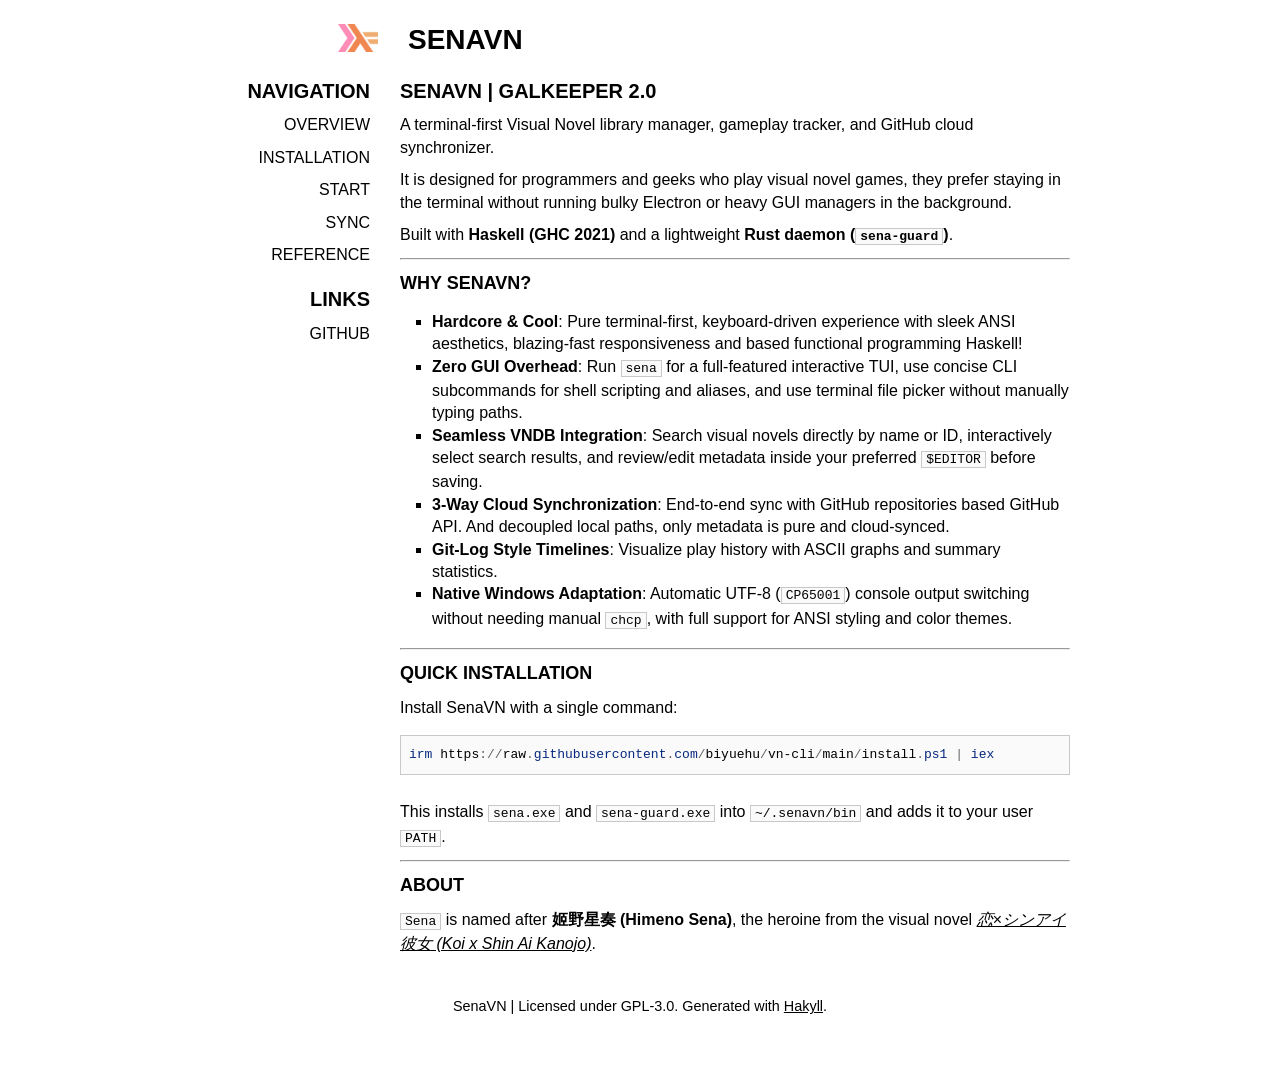
<file: index.html>
<!DOCTYPE html>
<html lang="en">

<head>
  <meta http-equiv="Content-Type" content="text/html; charset=UTF-8" />
  <title>SenaVN - Home</title>
  <link rel="icon" type="image/png" href="./images/senavn-logo.png" />
  <link rel="stylesheet" type="text/css" href="./css/default.css" />
  <link rel="stylesheet" type="text/css" href="./css/syntax.css" />
  <meta name="keywords" content="senavn,visual novel,galkeeper,vndb,tracker,terminal,haskell,rust,brick" />
  <meta name="description" content="SenaVN - Terminal Visual Novel library manager, gameplay tracker, and cloud synchronizer." />
  <meta name="viewport" content="width=device-width, initial-scale=1" />
</head>

<body>
  <div id="main">
    <div id="header">
      <a href="./">
        <img src="./images/senavn-logo.png" alt="lambda" width="40" />
        SenaVN
      </a>
    </div>
    <div id="sidebar">
      <h1>Navigation</h1>
      <a href="./index.html">Overview</a>
      <a href="./install.html">Installation</a>
      <a href="./start.html">Start</a>
      <a href="./sync.html">Sync</a>
      <a href="./reference.html">Reference</a>

      <h1>Links</h1>
      <a href="https://github.com/biyuehu/vn-cli" target="_blank">GitHub</a>
    </div>

    <div id="content">
      <h1 id="senavn-galkeeper-2.0">SenaVN | GalKeeper 2.0</h1>
<p>A terminal-first Visual Novel library manager, gameplay tracker, and GitHub cloud synchronizer.</p>
<p>It is designed for programmers and geeks who play visual novel games, they prefer staying in the terminal without running bulky Electron or heavy GUI managers in the background.</p>
<p>Built with <strong>Haskell (GHC 2021)</strong> and a lightweight <strong>Rust daemon (<code>sena-guard</code>)</strong>.</p>
<hr />
<h2 id="why-senavn">Why SenaVN?</h2>
<ul>
<li><strong>Hardcore &amp; Cool</strong>: Pure terminal-first, keyboard-driven experience with sleek ANSI aesthetics, blazing-fast responsiveness and based functional programming Haskell!</li>
<li><strong>Zero GUI Overhead</strong>: Run <code>sena</code> for a full-featured interactive TUI, use concise CLI subcommands for shell scripting and aliases, and use terminal file picker without manually typing paths.</li>
<li><strong>Seamless VNDB Integration</strong>: Search visual novels directly by name or ID, interactively select search results, and review/edit metadata inside your preferred <code>$EDITOR</code> before saving.</li>
<li><strong>3-Way Cloud Synchronization</strong>: End-to-end sync with GitHub repositories based GitHub API. And decoupled local paths, only metadata is pure and cloud-synced.</li>
<li><strong>Git-Log Style Timelines</strong>: Visualize play history with ASCII graphs and summary statistics.</li>
<li><strong>Native Windows Adaptation</strong>: Automatic UTF-8 (<code>CP65001</code>) console output switching without needing manual <code>chcp</code>, with full support for ANSI styling and color themes.</li>
</ul>
<hr />
<h2 id="quick-installation">Quick Installation</h2>
<p>Install SenaVN with a single command:</p>
<div class="sourceCode" id="cb1"><pre class="sourceCode powershell"><code class="sourceCode powershell"><span id="cb1-1"><a href="#cb1-1" aria-hidden="true" tabindex="-1"></a><span class="fu">irm</span> https<span class="op">://</span>raw<span class="op">.</span><span class="fu">githubusercontent</span><span class="op">.</span><span class="fu">com</span><span class="op">/</span>biyuehu<span class="op">/</span>vn-cli<span class="op">/</span>main<span class="op">/</span>install<span class="op">.</span><span class="fu">ps1</span> <span class="op">|</span> <span class="fu">iex</span></span></code></pre></div>
<p>This installs <code>sena.exe</code> and <code>sena-guard.exe</code> into <code>~/.senavn/bin</code> and adds it to your user <code>PATH</code>.</p>
<hr />
<h2 id="about">About</h2>
<p><code>Sena</code> is named after <strong>姬野星奏 (Himeno Sena)</strong>, the heroine from the visual novel <a href="https://vndb.org/v17516"><em>恋×シンアイ彼女 (Koi x Shin Ai Kanojo)</em></a>.</p>
    </div>

    <div id="footer">
      SenaVN | Licensed under GPL-3.0. Generated with <a href="http://github.com/jaspervdj/hakyll">Hakyll</a>.
    </div>
  </div>

</body>

</html>
</file>
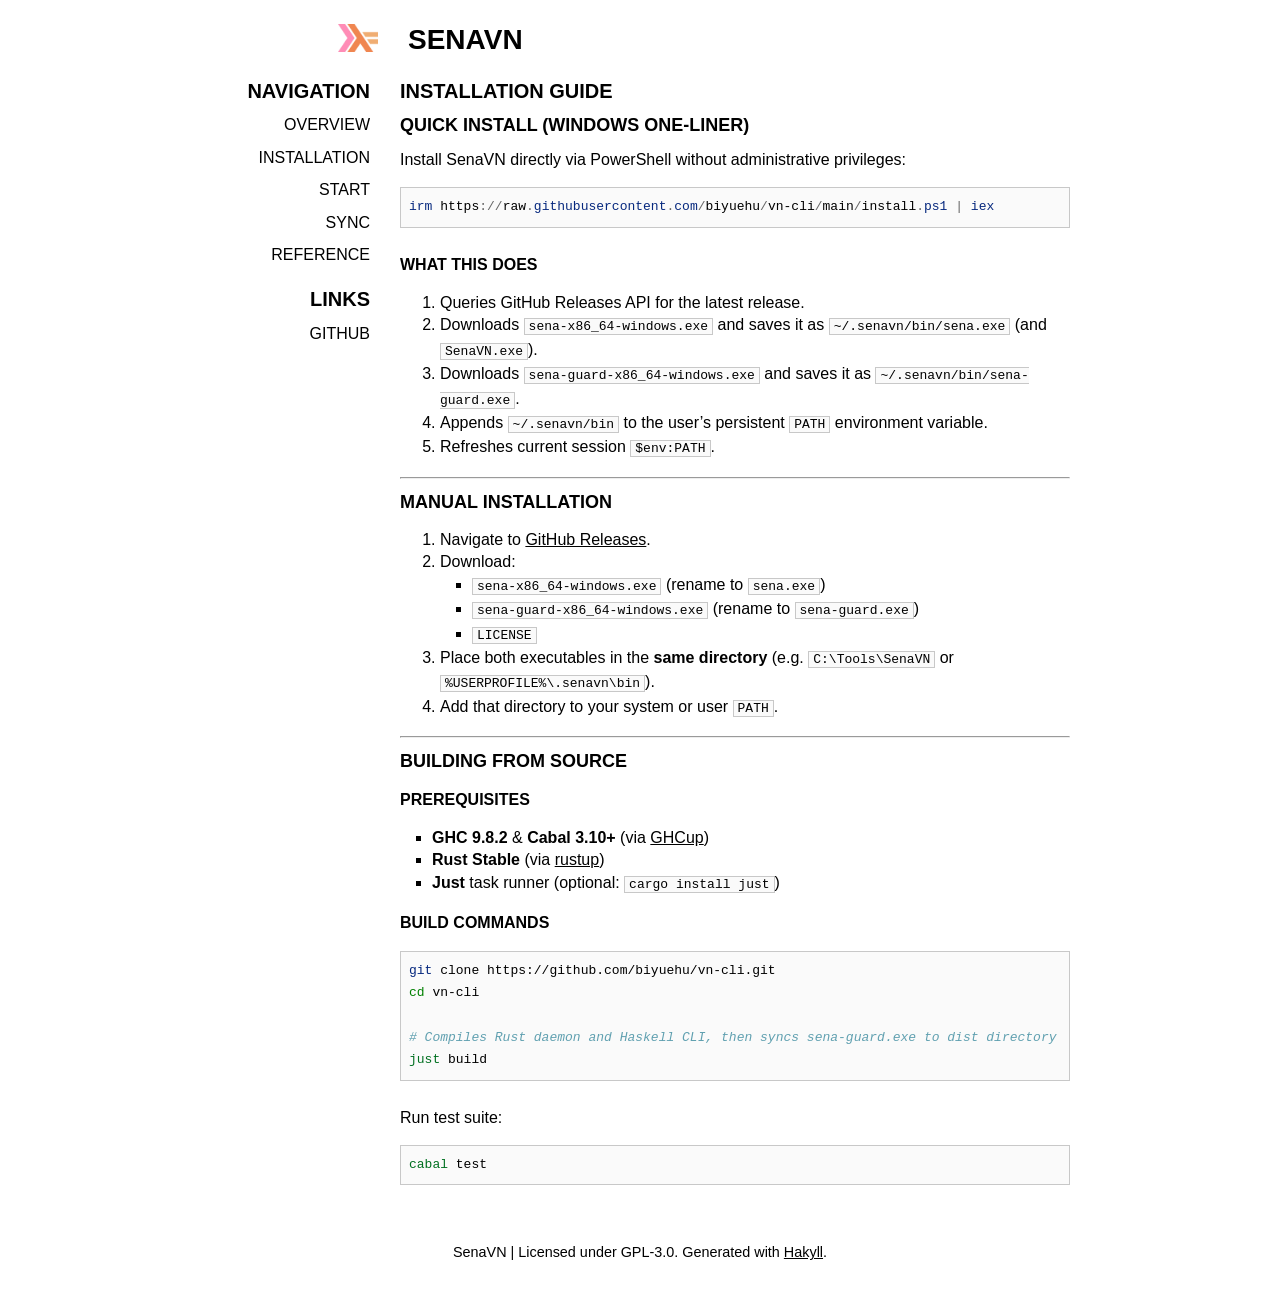
<file: install.html>
<!DOCTYPE html>
<html lang="en">

<head>
  <meta http-equiv="Content-Type" content="text/html; charset=UTF-8" />
  <title>SenaVN - Installation</title>
  <link rel="icon" type="image/png" href="./images/senavn-logo.png" />
  <link rel="stylesheet" type="text/css" href="./css/default.css" />
  <link rel="stylesheet" type="text/css" href="./css/syntax.css" />
  <meta name="keywords" content="senavn,visual novel,galkeeper,vndb,tracker,terminal,haskell,rust,brick" />
  <meta name="description" content="SenaVN - Terminal Visual Novel library manager, gameplay tracker, and cloud synchronizer." />
  <meta name="viewport" content="width=device-width, initial-scale=1" />
</head>

<body>
  <div id="main">
    <div id="header">
      <a href="./">
        <img src="./images/senavn-logo.png" alt="lambda" width="40" />
        SenaVN
      </a>
    </div>
    <div id="sidebar">
      <h1>Navigation</h1>
      <a href="./index.html">Overview</a>
      <a href="./install.html">Installation</a>
      <a href="./start.html">Start</a>
      <a href="./sync.html">Sync</a>
      <a href="./reference.html">Reference</a>

      <h1>Links</h1>
      <a href="https://github.com/biyuehu/vn-cli" target="_blank">GitHub</a>
    </div>

    <div id="content">
      <h1 id="installation-guide">Installation Guide</h1>
<h2 id="quick-install-windows-one-liner">Quick Install (Windows One-Liner)</h2>
<p>Install SenaVN directly via PowerShell without administrative privileges:</p>
<div class="sourceCode" id="cb1"><pre class="sourceCode powershell"><code class="sourceCode powershell"><span id="cb1-1"><a href="#cb1-1" aria-hidden="true" tabindex="-1"></a><span class="fu">irm</span> https<span class="op">://</span>raw<span class="op">.</span><span class="fu">githubusercontent</span><span class="op">.</span><span class="fu">com</span><span class="op">/</span>biyuehu<span class="op">/</span>vn-cli<span class="op">/</span>main<span class="op">/</span>install<span class="op">.</span><span class="fu">ps1</span> <span class="op">|</span> <span class="fu">iex</span></span></code></pre></div>
<h3 id="what-this-does">What this does</h3>
<ol type="1">
<li>Queries GitHub Releases API for the latest release.</li>
<li>Downloads <code>sena-x86_64-windows.exe</code> and saves it as <code>~/.senavn/bin/sena.exe</code> (and <code>SenaVN.exe</code>).</li>
<li>Downloads <code>sena-guard-x86_64-windows.exe</code> and saves it as <code>~/.senavn/bin/sena-guard.exe</code>.</li>
<li>Appends <code>~/.senavn/bin</code> to the user’s persistent <code>PATH</code> environment variable.</li>
<li>Refreshes current session <code>$env:PATH</code>.</li>
</ol>
<hr />
<h2 id="manual-installation">Manual Installation</h2>
<ol type="1">
<li>Navigate to <a href="https://github.com/biyuehu/vn-cli/releases">GitHub Releases</a>.</li>
<li>Download:
<ul>
<li><code>sena-x86_64-windows.exe</code> (rename to <code>sena.exe</code>)</li>
<li><code>sena-guard-x86_64-windows.exe</code> (rename to <code>sena-guard.exe</code>)</li>
<li><code>LICENSE</code></li>
</ul></li>
<li>Place both executables in the <strong>same directory</strong> (e.g. <code>C:\Tools\SenaVN</code> or <code>%USERPROFILE%\.senavn\bin</code>).</li>
<li>Add that directory to your system or user <code>PATH</code>.</li>
</ol>
<hr />
<h2 id="building-from-source">Building from Source</h2>
<h3 id="prerequisites">Prerequisites</h3>
<ul>
<li><strong>GHC 9.8.2</strong> &amp; <strong>Cabal 3.10+</strong> (via <a href="https://www.haskell.org/ghcup/">GHCup</a>)</li>
<li><strong>Rust Stable</strong> (via <a href="https://rustup.rs/">rustup</a>)</li>
<li><strong>Just</strong> task runner (optional: <code>cargo install just</code>)</li>
</ul>
<h3 id="build-commands">Build Commands</h3>
<div class="sourceCode" id="cb2"><pre class="sourceCode sh"><code class="sourceCode bash"><span id="cb2-1"><a href="#cb2-1" aria-hidden="true" tabindex="-1"></a><span class="fu">git</span> clone https://github.com/biyuehu/vn-cli.git</span>
<span id="cb2-2"><a href="#cb2-2" aria-hidden="true" tabindex="-1"></a><span class="bu">cd</span> vn-cli</span>
<span id="cb2-3"><a href="#cb2-3" aria-hidden="true" tabindex="-1"></a></span>
<span id="cb2-4"><a href="#cb2-4" aria-hidden="true" tabindex="-1"></a><span class="co"># Compiles Rust daemon and Haskell CLI, then syncs sena-guard.exe to dist directory</span></span>
<span id="cb2-5"><a href="#cb2-5" aria-hidden="true" tabindex="-1"></a><span class="ex">just</span> build</span></code></pre></div>
<p>Run test suite:</p>
<div class="sourceCode" id="cb3"><pre class="sourceCode sh"><code class="sourceCode bash"><span id="cb3-1"><a href="#cb3-1" aria-hidden="true" tabindex="-1"></a><span class="ex">cabal</span> test</span></code></pre></div>
    </div>

    <div id="footer">
      SenaVN | Licensed under GPL-3.0. Generated with <a href="http://github.com/jaspervdj/hakyll">Hakyll</a>.
    </div>
  </div>

</body>

</html>
</file>
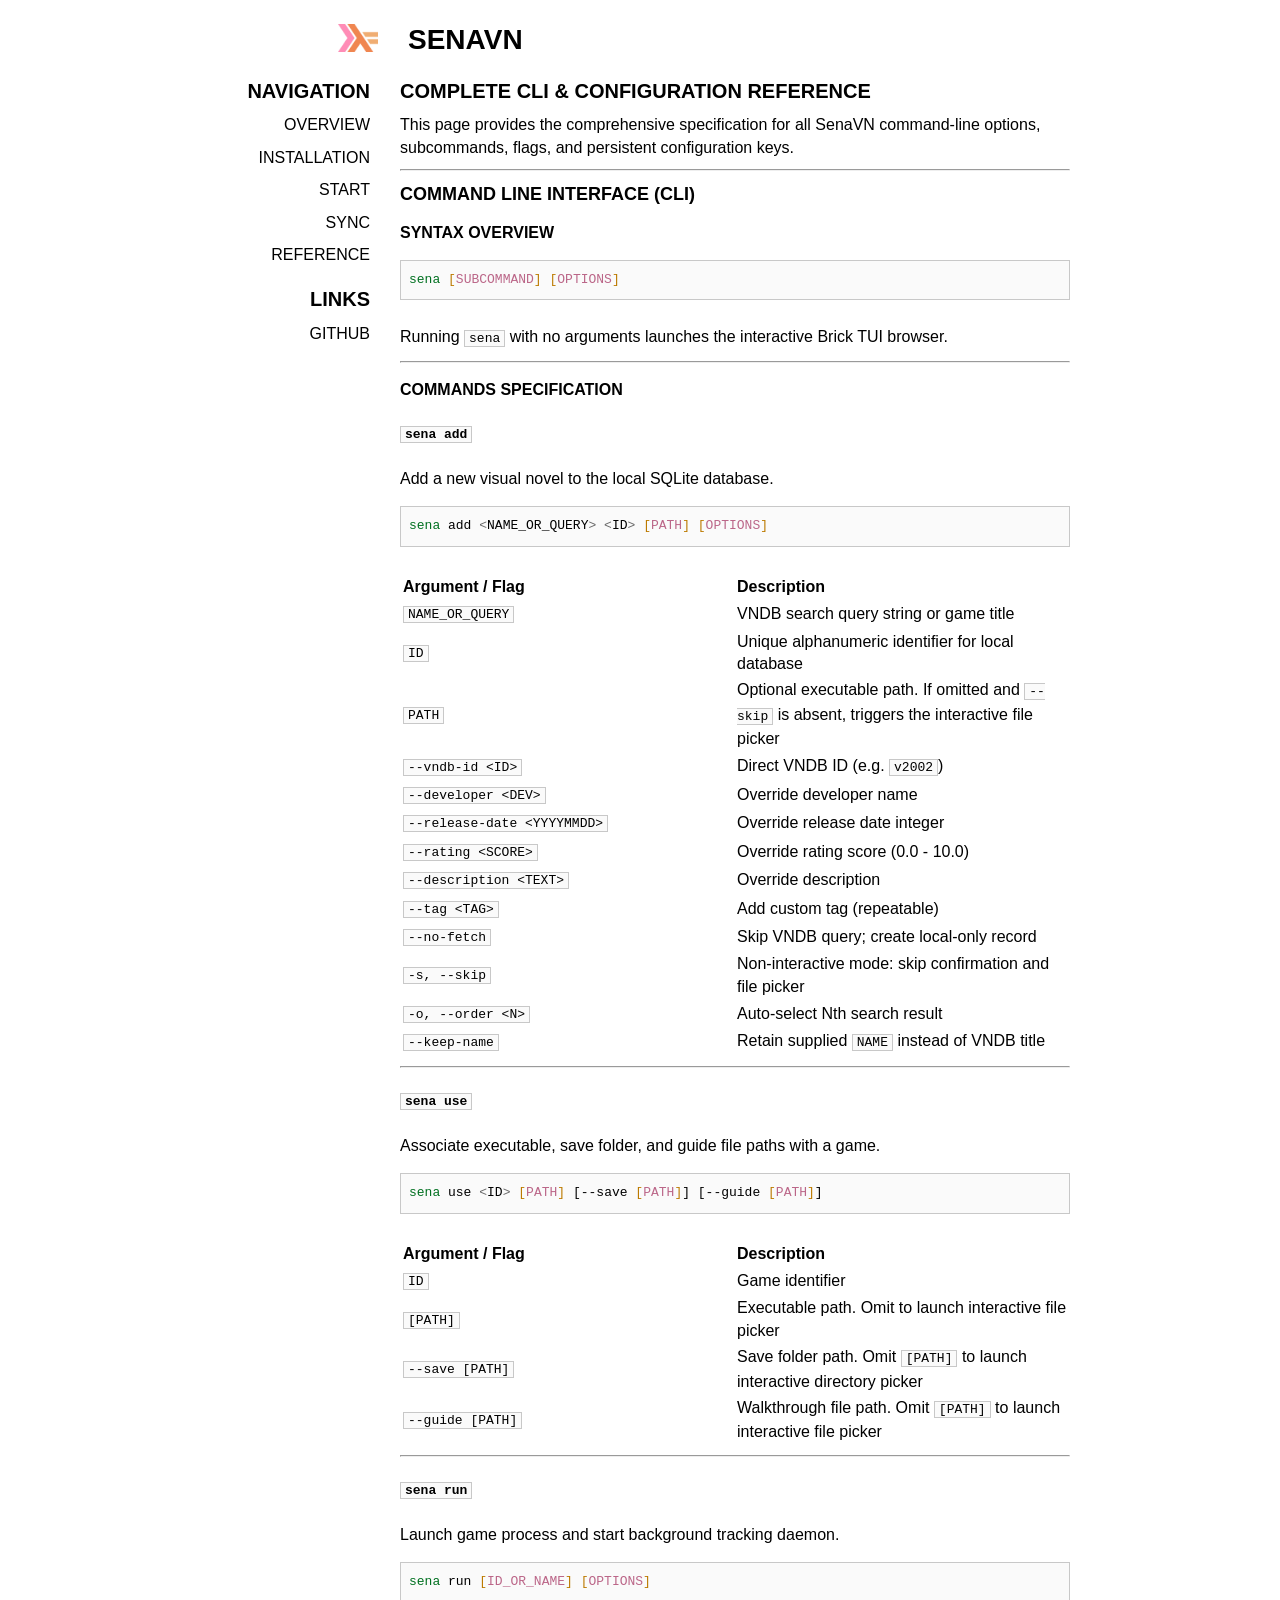
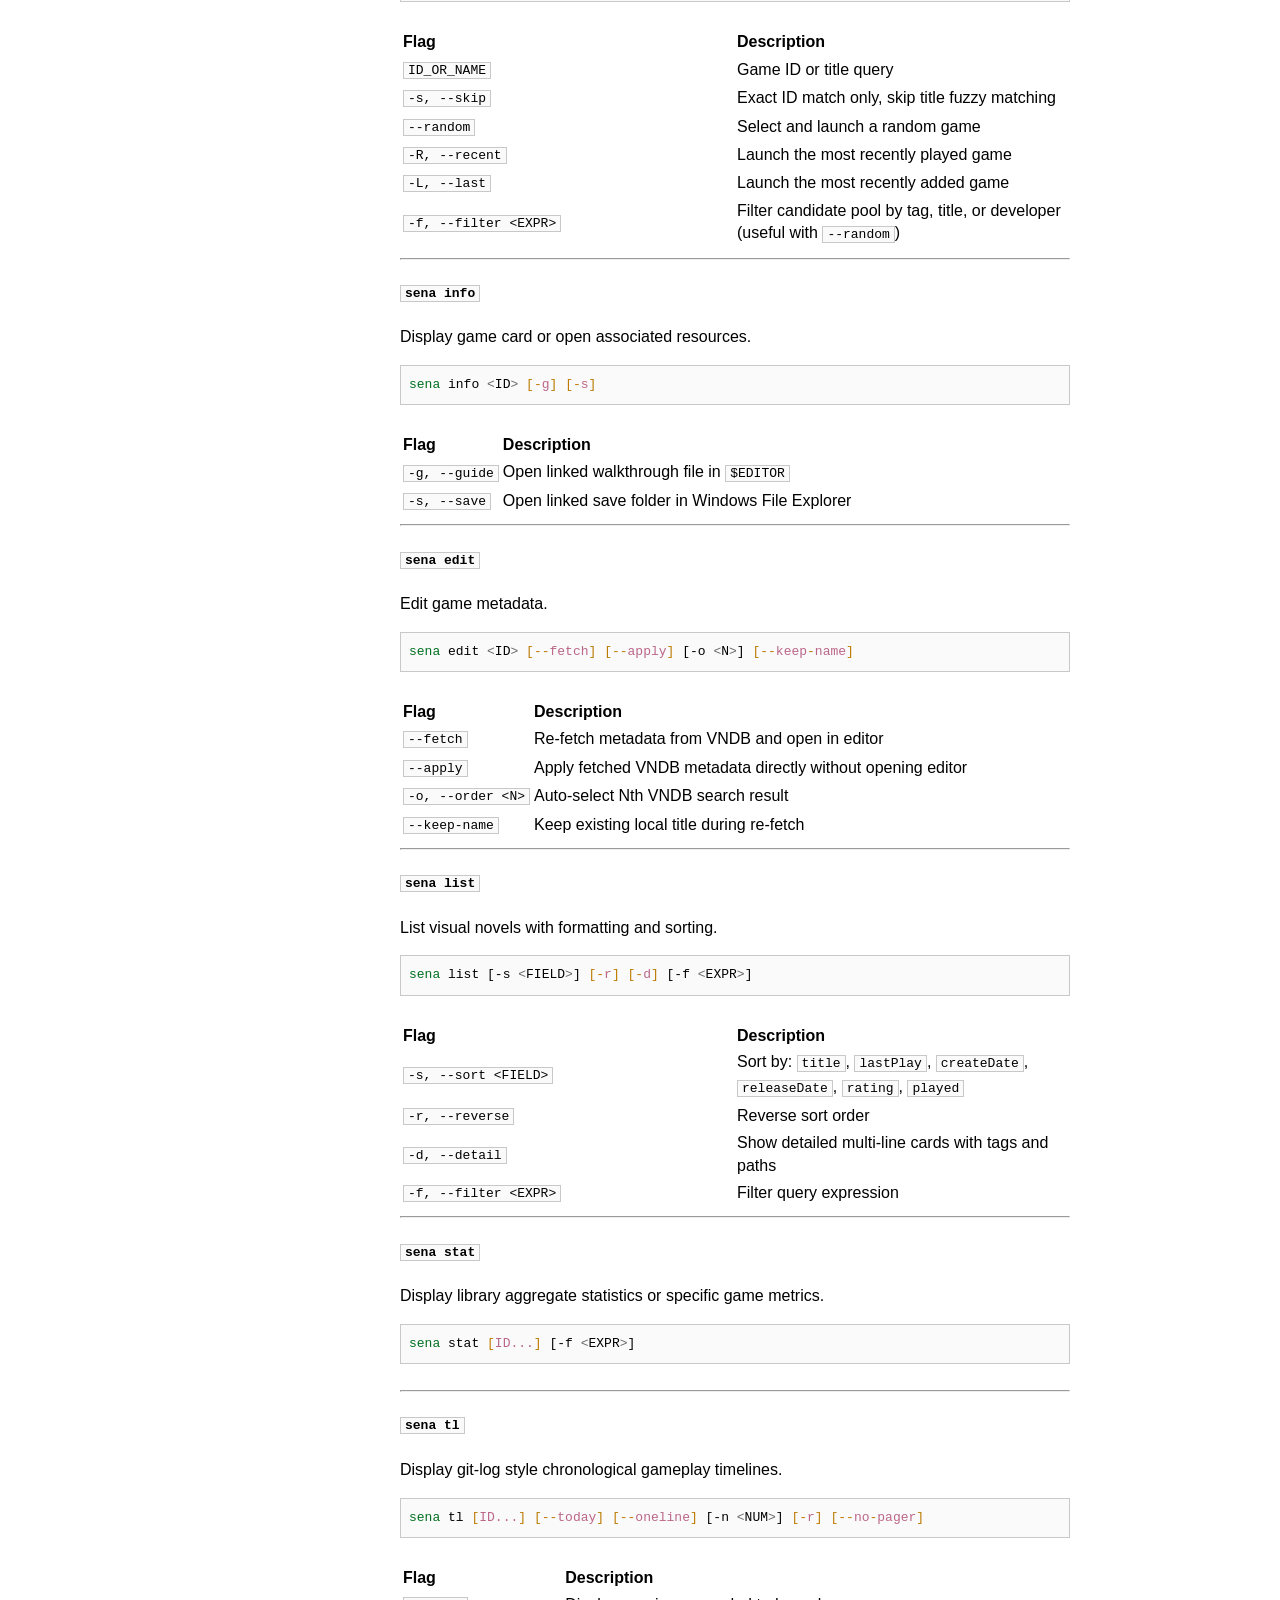
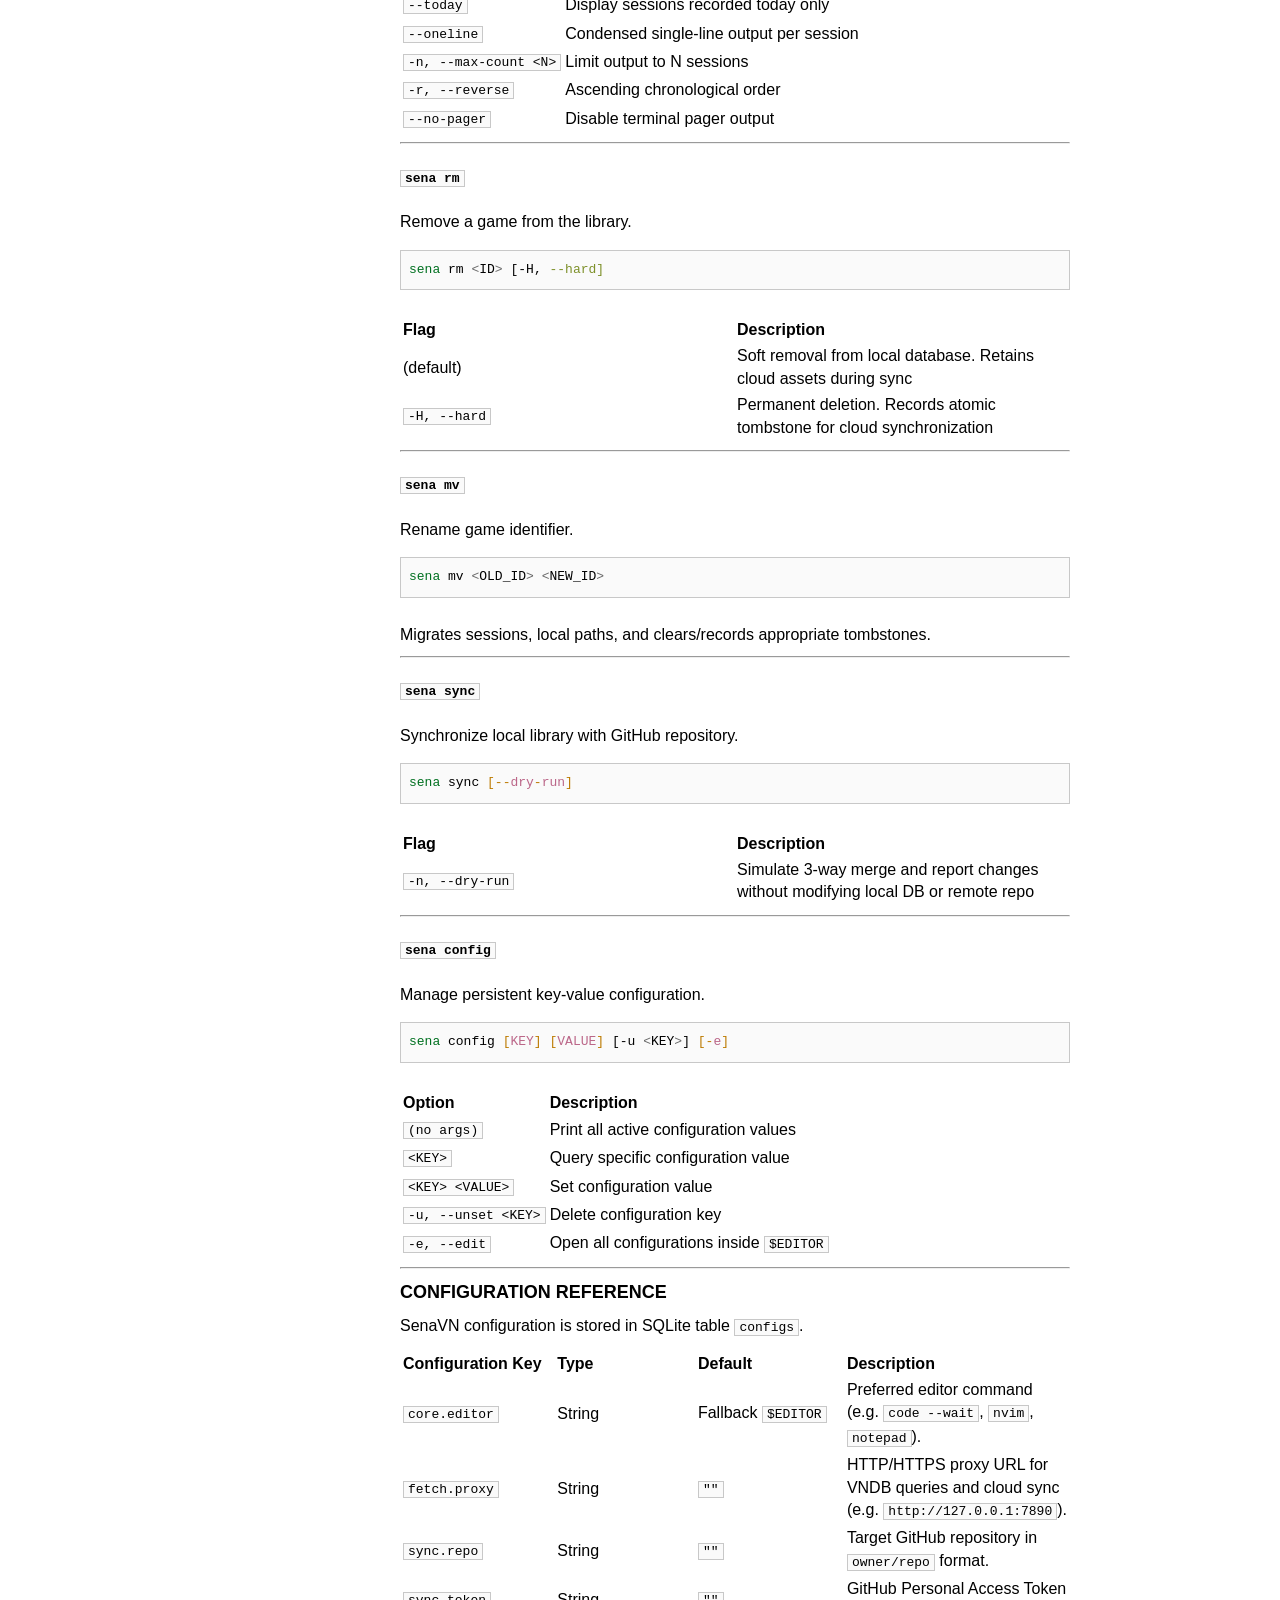
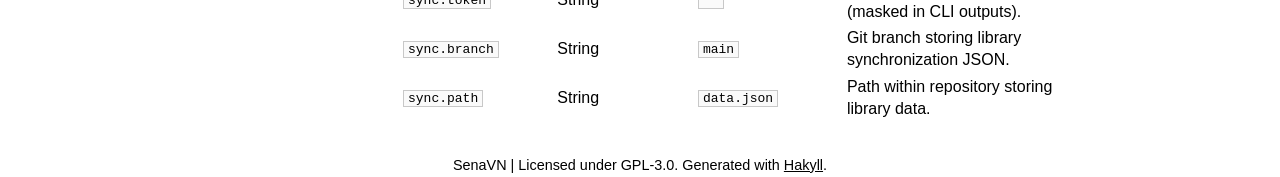
<file: reference.html>
<!DOCTYPE html>
<html lang="en">

<head>
  <meta http-equiv="Content-Type" content="text/html; charset=UTF-8" />
  <title>SenaVN - Reference</title>
  <link rel="icon" type="image/png" href="./images/senavn-logo.png" />
  <link rel="stylesheet" type="text/css" href="./css/default.css" />
  <link rel="stylesheet" type="text/css" href="./css/syntax.css" />
  <meta name="keywords" content="senavn,visual novel,galkeeper,vndb,tracker,terminal,haskell,rust,brick" />
  <meta name="description" content="SenaVN - Terminal Visual Novel library manager, gameplay tracker, and cloud synchronizer." />
  <meta name="viewport" content="width=device-width, initial-scale=1" />
</head>

<body>
  <div id="main">
    <div id="header">
      <a href="./">
        <img src="./images/senavn-logo.png" alt="lambda" width="40" />
        SenaVN
      </a>
    </div>
    <div id="sidebar">
      <h1>Navigation</h1>
      <a href="./index.html">Overview</a>
      <a href="./install.html">Installation</a>
      <a href="./start.html">Start</a>
      <a href="./sync.html">Sync</a>
      <a href="./reference.html">Reference</a>

      <h1>Links</h1>
      <a href="https://github.com/biyuehu/vn-cli" target="_blank">GitHub</a>
    </div>

    <div id="content">
      <h1 id="complete-cli-configuration-reference">Complete CLI &amp; Configuration Reference</h1>
<p>This page provides the comprehensive specification for all SenaVN command-line options, subcommands, flags, and persistent configuration keys.</p>
<hr />
<h2 id="command-line-interface-cli">Command Line Interface (CLI)</h2>
<h3 id="syntax-overview">Syntax Overview</h3>
<div class="sourceCode" id="cb1"><pre class="sourceCode bash"><code class="sourceCode bash"><span id="cb1-1"><a href="#cb1-1" aria-hidden="true" tabindex="-1"></a><span class="ex">sena</span> <span class="pp">[</span><span class="ss">SUBCOMMAND</span><span class="pp">]</span> <span class="pp">[</span><span class="ss">OPTIONS</span><span class="pp">]</span></span></code></pre></div>
<p>Running <code>sena</code> with no arguments launches the interactive Brick TUI browser.</p>
<hr />
<h3 id="commands-specification">Commands Specification</h3>
<h4 id="sena-add"><code>sena add</code></h4>
<p>Add a new visual novel to the local SQLite database.</p>
<div class="sourceCode" id="cb2"><pre class="sourceCode bash"><code class="sourceCode bash"><span id="cb2-1"><a href="#cb2-1" aria-hidden="true" tabindex="-1"></a><span class="ex">sena</span> add <span class="op">&lt;</span>NAME_OR_QUERY<span class="op">&gt;</span> <span class="op">&lt;</span>ID<span class="op">&gt;</span> <span class="pp">[</span><span class="ss">PATH</span><span class="pp">]</span> <span class="pp">[</span><span class="ss">OPTIONS</span><span class="pp">]</span></span></code></pre></div>
<table>
<colgroup>
<col style="width: 50%" />
<col style="width: 50%" />
</colgroup>
<thead>
<tr>
<th style="text-align: left;">Argument / Flag</th>
<th style="text-align: left;">Description</th>
</tr>
</thead>
<tbody>
<tr>
<td style="text-align: left;"><code>NAME_OR_QUERY</code></td>
<td style="text-align: left;">VNDB search query string or game title</td>
</tr>
<tr>
<td style="text-align: left;"><code>ID</code></td>
<td style="text-align: left;">Unique alphanumeric identifier for local database</td>
</tr>
<tr>
<td style="text-align: left;"><code>PATH</code></td>
<td style="text-align: left;">Optional executable path. If omitted and <code>--skip</code> is absent, triggers the interactive file picker</td>
</tr>
<tr>
<td style="text-align: left;"><code>--vndb-id &lt;ID&gt;</code></td>
<td style="text-align: left;">Direct VNDB ID (e.g. <code>v2002</code>)</td>
</tr>
<tr>
<td style="text-align: left;"><code>--developer &lt;DEV&gt;</code></td>
<td style="text-align: left;">Override developer name</td>
</tr>
<tr>
<td style="text-align: left;"><code>--release-date &lt;YYYYMMDD&gt;</code></td>
<td style="text-align: left;">Override release date integer</td>
</tr>
<tr>
<td style="text-align: left;"><code>--rating &lt;SCORE&gt;</code></td>
<td style="text-align: left;">Override rating score (0.0 - 10.0)</td>
</tr>
<tr>
<td style="text-align: left;"><code>--description &lt;TEXT&gt;</code></td>
<td style="text-align: left;">Override description</td>
</tr>
<tr>
<td style="text-align: left;"><code>--tag &lt;TAG&gt;</code></td>
<td style="text-align: left;">Add custom tag (repeatable)</td>
</tr>
<tr>
<td style="text-align: left;"><code>--no-fetch</code></td>
<td style="text-align: left;">Skip VNDB query; create local-only record</td>
</tr>
<tr>
<td style="text-align: left;"><code>-s, --skip</code></td>
<td style="text-align: left;">Non-interactive mode: skip confirmation and file picker</td>
</tr>
<tr>
<td style="text-align: left;"><code>-o, --order &lt;N&gt;</code></td>
<td style="text-align: left;">Auto-select Nth search result</td>
</tr>
<tr>
<td style="text-align: left;"><code>--keep-name</code></td>
<td style="text-align: left;">Retain supplied <code>NAME</code> instead of VNDB title</td>
</tr>
</tbody>
</table>
<hr />
<h4 id="sena-use"><code>sena use</code></h4>
<p>Associate executable, save folder, and guide file paths with a game.</p>
<div class="sourceCode" id="cb3"><pre class="sourceCode bash"><code class="sourceCode bash"><span id="cb3-1"><a href="#cb3-1" aria-hidden="true" tabindex="-1"></a><span class="ex">sena</span> use <span class="op">&lt;</span>ID<span class="op">&gt;</span> <span class="pp">[</span><span class="ss">PATH</span><span class="pp">]</span> [--save <span class="pp">[</span><span class="ss">PATH</span><span class="pp">]</span>] [--guide <span class="pp">[</span><span class="ss">PATH</span><span class="pp">]</span>]</span></code></pre></div>
<table>
<colgroup>
<col style="width: 50%" />
<col style="width: 50%" />
</colgroup>
<thead>
<tr>
<th style="text-align: left;">Argument / Flag</th>
<th style="text-align: left;">Description</th>
</tr>
</thead>
<tbody>
<tr>
<td style="text-align: left;"><code>ID</code></td>
<td style="text-align: left;">Game identifier</td>
</tr>
<tr>
<td style="text-align: left;"><code>[PATH]</code></td>
<td style="text-align: left;">Executable path. Omit to launch interactive file picker</td>
</tr>
<tr>
<td style="text-align: left;"><code>--save [PATH]</code></td>
<td style="text-align: left;">Save folder path. Omit <code>[PATH]</code> to launch interactive directory picker</td>
</tr>
<tr>
<td style="text-align: left;"><code>--guide [PATH]</code></td>
<td style="text-align: left;">Walkthrough file path. Omit <code>[PATH]</code> to launch interactive file picker</td>
</tr>
</tbody>
</table>
<hr />
<h4 id="sena-run"><code>sena run</code></h4>
<p>Launch game process and start background tracking daemon.</p>
<div class="sourceCode" id="cb4"><pre class="sourceCode bash"><code class="sourceCode bash"><span id="cb4-1"><a href="#cb4-1" aria-hidden="true" tabindex="-1"></a><span class="ex">sena</span> run <span class="pp">[</span><span class="ss">ID_OR_NAME</span><span class="pp">]</span> <span class="pp">[</span><span class="ss">OPTIONS</span><span class="pp">]</span></span></code></pre></div>
<table>
<colgroup>
<col style="width: 50%" />
<col style="width: 50%" />
</colgroup>
<thead>
<tr>
<th style="text-align: left;">Flag</th>
<th style="text-align: left;">Description</th>
</tr>
</thead>
<tbody>
<tr>
<td style="text-align: left;"><code>ID_OR_NAME</code></td>
<td style="text-align: left;">Game ID or title query</td>
</tr>
<tr>
<td style="text-align: left;"><code>-s, --skip</code></td>
<td style="text-align: left;">Exact ID match only, skip title fuzzy matching</td>
</tr>
<tr>
<td style="text-align: left;"><code>--random</code></td>
<td style="text-align: left;">Select and launch a random game</td>
</tr>
<tr>
<td style="text-align: left;"><code>-R, --recent</code></td>
<td style="text-align: left;">Launch the most recently played game</td>
</tr>
<tr>
<td style="text-align: left;"><code>-L, --last</code></td>
<td style="text-align: left;">Launch the most recently added game</td>
</tr>
<tr>
<td style="text-align: left;"><code>-f, --filter &lt;EXPR&gt;</code></td>
<td style="text-align: left;">Filter candidate pool by tag, title, or developer (useful with <code>--random</code>)</td>
</tr>
</tbody>
</table>
<hr />
<h4 id="sena-info"><code>sena info</code></h4>
<p>Display game card or open associated resources.</p>
<div class="sourceCode" id="cb5"><pre class="sourceCode bash"><code class="sourceCode bash"><span id="cb5-1"><a href="#cb5-1" aria-hidden="true" tabindex="-1"></a><span class="ex">sena</span> info <span class="op">&lt;</span>ID<span class="op">&gt;</span> <span class="pp">[-</span><span class="ss">g</span><span class="pp">]</span> <span class="pp">[-</span><span class="ss">s</span><span class="pp">]</span></span></code></pre></div>
<table>
<thead>
<tr>
<th style="text-align: left;">Flag</th>
<th style="text-align: left;">Description</th>
</tr>
</thead>
<tbody>
<tr>
<td style="text-align: left;"><code>-g, --guide</code></td>
<td style="text-align: left;">Open linked walkthrough file in <code>$EDITOR</code></td>
</tr>
<tr>
<td style="text-align: left;"><code>-s, --save</code></td>
<td style="text-align: left;">Open linked save folder in Windows File Explorer</td>
</tr>
</tbody>
</table>
<hr />
<h4 id="sena-edit"><code>sena edit</code></h4>
<p>Edit game metadata.</p>
<div class="sourceCode" id="cb6"><pre class="sourceCode bash"><code class="sourceCode bash"><span id="cb6-1"><a href="#cb6-1" aria-hidden="true" tabindex="-1"></a><span class="ex">sena</span> edit <span class="op">&lt;</span>ID<span class="op">&gt;</span> <span class="pp">[--</span><span class="ss">fetch</span><span class="pp">]</span> <span class="pp">[--</span><span class="ss">apply</span><span class="pp">]</span> [-o <span class="op">&lt;</span>N<span class="op">&gt;</span>] <span class="pp">[--</span><span class="ss">keep</span><span class="pp">-</span><span class="ss">name</span><span class="pp">]</span></span></code></pre></div>
<table>
<thead>
<tr>
<th style="text-align: left;">Flag</th>
<th style="text-align: left;">Description</th>
</tr>
</thead>
<tbody>
<tr>
<td style="text-align: left;"><code>--fetch</code></td>
<td style="text-align: left;">Re-fetch metadata from VNDB and open in editor</td>
</tr>
<tr>
<td style="text-align: left;"><code>--apply</code></td>
<td style="text-align: left;">Apply fetched VNDB metadata directly without opening editor</td>
</tr>
<tr>
<td style="text-align: left;"><code>-o, --order &lt;N&gt;</code></td>
<td style="text-align: left;">Auto-select Nth VNDB search result</td>
</tr>
<tr>
<td style="text-align: left;"><code>--keep-name</code></td>
<td style="text-align: left;">Keep existing local title during re-fetch</td>
</tr>
</tbody>
</table>
<hr />
<h4 id="sena-list"><code>sena list</code></h4>
<p>List visual novels with formatting and sorting.</p>
<div class="sourceCode" id="cb7"><pre class="sourceCode bash"><code class="sourceCode bash"><span id="cb7-1"><a href="#cb7-1" aria-hidden="true" tabindex="-1"></a><span class="ex">sena</span> list [-s <span class="op">&lt;</span>FIELD<span class="op">&gt;</span>] <span class="pp">[-</span><span class="ss">r</span><span class="pp">]</span> <span class="pp">[-</span><span class="ss">d</span><span class="pp">]</span> [-f <span class="op">&lt;</span>EXPR<span class="op">&gt;</span>]</span></code></pre></div>
<table>
<colgroup>
<col style="width: 50%" />
<col style="width: 50%" />
</colgroup>
<thead>
<tr>
<th style="text-align: left;">Flag</th>
<th style="text-align: left;">Description</th>
</tr>
</thead>
<tbody>
<tr>
<td style="text-align: left;"><code>-s, --sort &lt;FIELD&gt;</code></td>
<td style="text-align: left;">Sort by: <code>title</code>, <code>lastPlay</code>, <code>createDate</code>, <code>releaseDate</code>, <code>rating</code>, <code>played</code></td>
</tr>
<tr>
<td style="text-align: left;"><code>-r, --reverse</code></td>
<td style="text-align: left;">Reverse sort order</td>
</tr>
<tr>
<td style="text-align: left;"><code>-d, --detail</code></td>
<td style="text-align: left;">Show detailed multi-line cards with tags and paths</td>
</tr>
<tr>
<td style="text-align: left;"><code>-f, --filter &lt;EXPR&gt;</code></td>
<td style="text-align: left;">Filter query expression</td>
</tr>
</tbody>
</table>
<hr />
<h4 id="sena-stat"><code>sena stat</code></h4>
<p>Display library aggregate statistics or specific game metrics.</p>
<div class="sourceCode" id="cb8"><pre class="sourceCode bash"><code class="sourceCode bash"><span id="cb8-1"><a href="#cb8-1" aria-hidden="true" tabindex="-1"></a><span class="ex">sena</span> stat <span class="pp">[</span><span class="ss">ID...</span><span class="pp">]</span> [-f <span class="op">&lt;</span>EXPR<span class="op">&gt;</span>]</span></code></pre></div>
<hr />
<h4 id="sena-tl"><code>sena tl</code></h4>
<p>Display git-log style chronological gameplay timelines.</p>
<div class="sourceCode" id="cb9"><pre class="sourceCode bash"><code class="sourceCode bash"><span id="cb9-1"><a href="#cb9-1" aria-hidden="true" tabindex="-1"></a><span class="ex">sena</span> tl <span class="pp">[</span><span class="ss">ID...</span><span class="pp">]</span> <span class="pp">[--</span><span class="ss">today</span><span class="pp">]</span> <span class="pp">[--</span><span class="ss">oneline</span><span class="pp">]</span> [-n <span class="op">&lt;</span>NUM<span class="op">&gt;</span>] <span class="pp">[-</span><span class="ss">r</span><span class="pp">]</span> <span class="pp">[--</span><span class="ss">no</span><span class="pp">-</span><span class="ss">pager</span><span class="pp">]</span></span></code></pre></div>
<table>
<thead>
<tr>
<th style="text-align: left;">Flag</th>
<th style="text-align: left;">Description</th>
</tr>
</thead>
<tbody>
<tr>
<td style="text-align: left;"><code>--today</code></td>
<td style="text-align: left;">Display sessions recorded today only</td>
</tr>
<tr>
<td style="text-align: left;"><code>--oneline</code></td>
<td style="text-align: left;">Condensed single-line output per session</td>
</tr>
<tr>
<td style="text-align: left;"><code>-n, --max-count &lt;N&gt;</code></td>
<td style="text-align: left;">Limit output to N sessions</td>
</tr>
<tr>
<td style="text-align: left;"><code>-r, --reverse</code></td>
<td style="text-align: left;">Ascending chronological order</td>
</tr>
<tr>
<td style="text-align: left;"><code>--no-pager</code></td>
<td style="text-align: left;">Disable terminal pager output</td>
</tr>
</tbody>
</table>
<hr />
<h4 id="sena-rm"><code>sena rm</code></h4>
<p>Remove a game from the library.</p>
<div class="sourceCode" id="cb10"><pre class="sourceCode bash"><code class="sourceCode bash"><span id="cb10-1"><a href="#cb10-1" aria-hidden="true" tabindex="-1"></a><span class="ex">sena</span> rm <span class="op">&lt;</span>ID<span class="op">&gt;</span> [-H, <span class="at">--hard]</span></span></code></pre></div>
<table>
<colgroup>
<col style="width: 50%" />
<col style="width: 50%" />
</colgroup>
<thead>
<tr>
<th style="text-align: left;">Flag</th>
<th style="text-align: left;">Description</th>
</tr>
</thead>
<tbody>
<tr>
<td style="text-align: left;">(default)</td>
<td style="text-align: left;">Soft removal from local database. Retains cloud assets during sync</td>
</tr>
<tr>
<td style="text-align: left;"><code>-H, --hard</code></td>
<td style="text-align: left;">Permanent deletion. Records atomic tombstone for cloud synchronization</td>
</tr>
</tbody>
</table>
<hr />
<h4 id="sena-mv"><code>sena mv</code></h4>
<p>Rename game identifier.</p>
<div class="sourceCode" id="cb11"><pre class="sourceCode bash"><code class="sourceCode bash"><span id="cb11-1"><a href="#cb11-1" aria-hidden="true" tabindex="-1"></a><span class="ex">sena</span> mv <span class="op">&lt;</span>OLD_ID<span class="op">&gt;</span> <span class="op">&lt;</span>NEW_ID<span class="op">&gt;</span></span></code></pre></div>
<p>Migrates sessions, local paths, and clears/records appropriate tombstones.</p>
<hr />
<h4 id="sena-sync"><code>sena sync</code></h4>
<p>Synchronize local library with GitHub repository.</p>
<div class="sourceCode" id="cb12"><pre class="sourceCode bash"><code class="sourceCode bash"><span id="cb12-1"><a href="#cb12-1" aria-hidden="true" tabindex="-1"></a><span class="ex">sena</span> sync <span class="pp">[--</span><span class="ss">dry</span><span class="pp">-</span><span class="ss">run</span><span class="pp">]</span></span></code></pre></div>
<table>
<colgroup>
<col style="width: 50%" />
<col style="width: 50%" />
</colgroup>
<thead>
<tr>
<th style="text-align: left;">Flag</th>
<th style="text-align: left;">Description</th>
</tr>
</thead>
<tbody>
<tr>
<td style="text-align: left;"><code>-n, --dry-run</code></td>
<td style="text-align: left;">Simulate 3-way merge and report changes without modifying local DB or remote repo</td>
</tr>
</tbody>
</table>
<hr />
<h4 id="sena-config"><code>sena config</code></h4>
<p>Manage persistent key-value configuration.</p>
<div class="sourceCode" id="cb13"><pre class="sourceCode bash"><code class="sourceCode bash"><span id="cb13-1"><a href="#cb13-1" aria-hidden="true" tabindex="-1"></a><span class="ex">sena</span> config <span class="pp">[</span><span class="ss">KEY</span><span class="pp">]</span> <span class="pp">[</span><span class="ss">VALUE</span><span class="pp">]</span> [-u <span class="op">&lt;</span>KEY<span class="op">&gt;</span>] <span class="pp">[-</span><span class="ss">e</span><span class="pp">]</span></span></code></pre></div>
<table>
<thead>
<tr>
<th style="text-align: left;">Option</th>
<th style="text-align: left;">Description</th>
</tr>
</thead>
<tbody>
<tr>
<td style="text-align: left;"><code>(no args)</code></td>
<td style="text-align: left;">Print all active configuration values</td>
</tr>
<tr>
<td style="text-align: left;"><code>&lt;KEY&gt;</code></td>
<td style="text-align: left;">Query specific configuration value</td>
</tr>
<tr>
<td style="text-align: left;"><code>&lt;KEY&gt; &lt;VALUE&gt;</code></td>
<td style="text-align: left;">Set configuration value</td>
</tr>
<tr>
<td style="text-align: left;"><code>-u, --unset &lt;KEY&gt;</code></td>
<td style="text-align: left;">Delete configuration key</td>
</tr>
<tr>
<td style="text-align: left;"><code>-e, --edit</code></td>
<td style="text-align: left;">Open all configurations inside <code>$EDITOR</code></td>
</tr>
</tbody>
</table>
<hr />
<h2 id="configuration-reference">Configuration Reference</h2>
<p>SenaVN configuration is stored in SQLite table <code>configs</code>.</p>
<table>
<colgroup>
<col style="width: 25%" />
<col style="width: 25%" />
<col style="width: 25%" />
<col style="width: 25%" />
</colgroup>
<thead>
<tr>
<th style="text-align: left;">Configuration Key</th>
<th style="text-align: left;">Type</th>
<th style="text-align: left;">Default</th>
<th style="text-align: left;">Description</th>
</tr>
</thead>
<tbody>
<tr>
<td style="text-align: left;"><code>core.editor</code></td>
<td style="text-align: left;">String</td>
<td style="text-align: left;">Fallback <code>$EDITOR</code></td>
<td style="text-align: left;">Preferred editor command (e.g. <code>code --wait</code>, <code>nvim</code>, <code>notepad</code>).</td>
</tr>
<tr>
<td style="text-align: left;"><code>fetch.proxy</code></td>
<td style="text-align: left;">String</td>
<td style="text-align: left;"><code>""</code></td>
<td style="text-align: left;">HTTP/HTTPS proxy URL for VNDB queries and cloud sync (e.g. <code>http://127.0.0.1:7890</code>).</td>
</tr>
<tr>
<td style="text-align: left;"><code>sync.repo</code></td>
<td style="text-align: left;">String</td>
<td style="text-align: left;"><code>""</code></td>
<td style="text-align: left;">Target GitHub repository in <code>owner/repo</code> format.</td>
</tr>
<tr>
<td style="text-align: left;"><code>sync.token</code></td>
<td style="text-align: left;">String</td>
<td style="text-align: left;"><code>""</code></td>
<td style="text-align: left;">GitHub Personal Access Token (masked in CLI outputs).</td>
</tr>
<tr>
<td style="text-align: left;"><code>sync.branch</code></td>
<td style="text-align: left;">String</td>
<td style="text-align: left;"><code>main</code></td>
<td style="text-align: left;">Git branch storing library synchronization JSON.</td>
</tr>
<tr>
<td style="text-align: left;"><code>sync.path</code></td>
<td style="text-align: left;">String</td>
<td style="text-align: left;"><code>data.json</code></td>
<td style="text-align: left;">Path within repository storing library data.</td>
</tr>
</tbody>
</table>
    </div>

    <div id="footer">
      SenaVN | Licensed under GPL-3.0. Generated with <a href="http://github.com/jaspervdj/hakyll">Hakyll</a>.
    </div>
  </div>

</body>

</html>
</file>
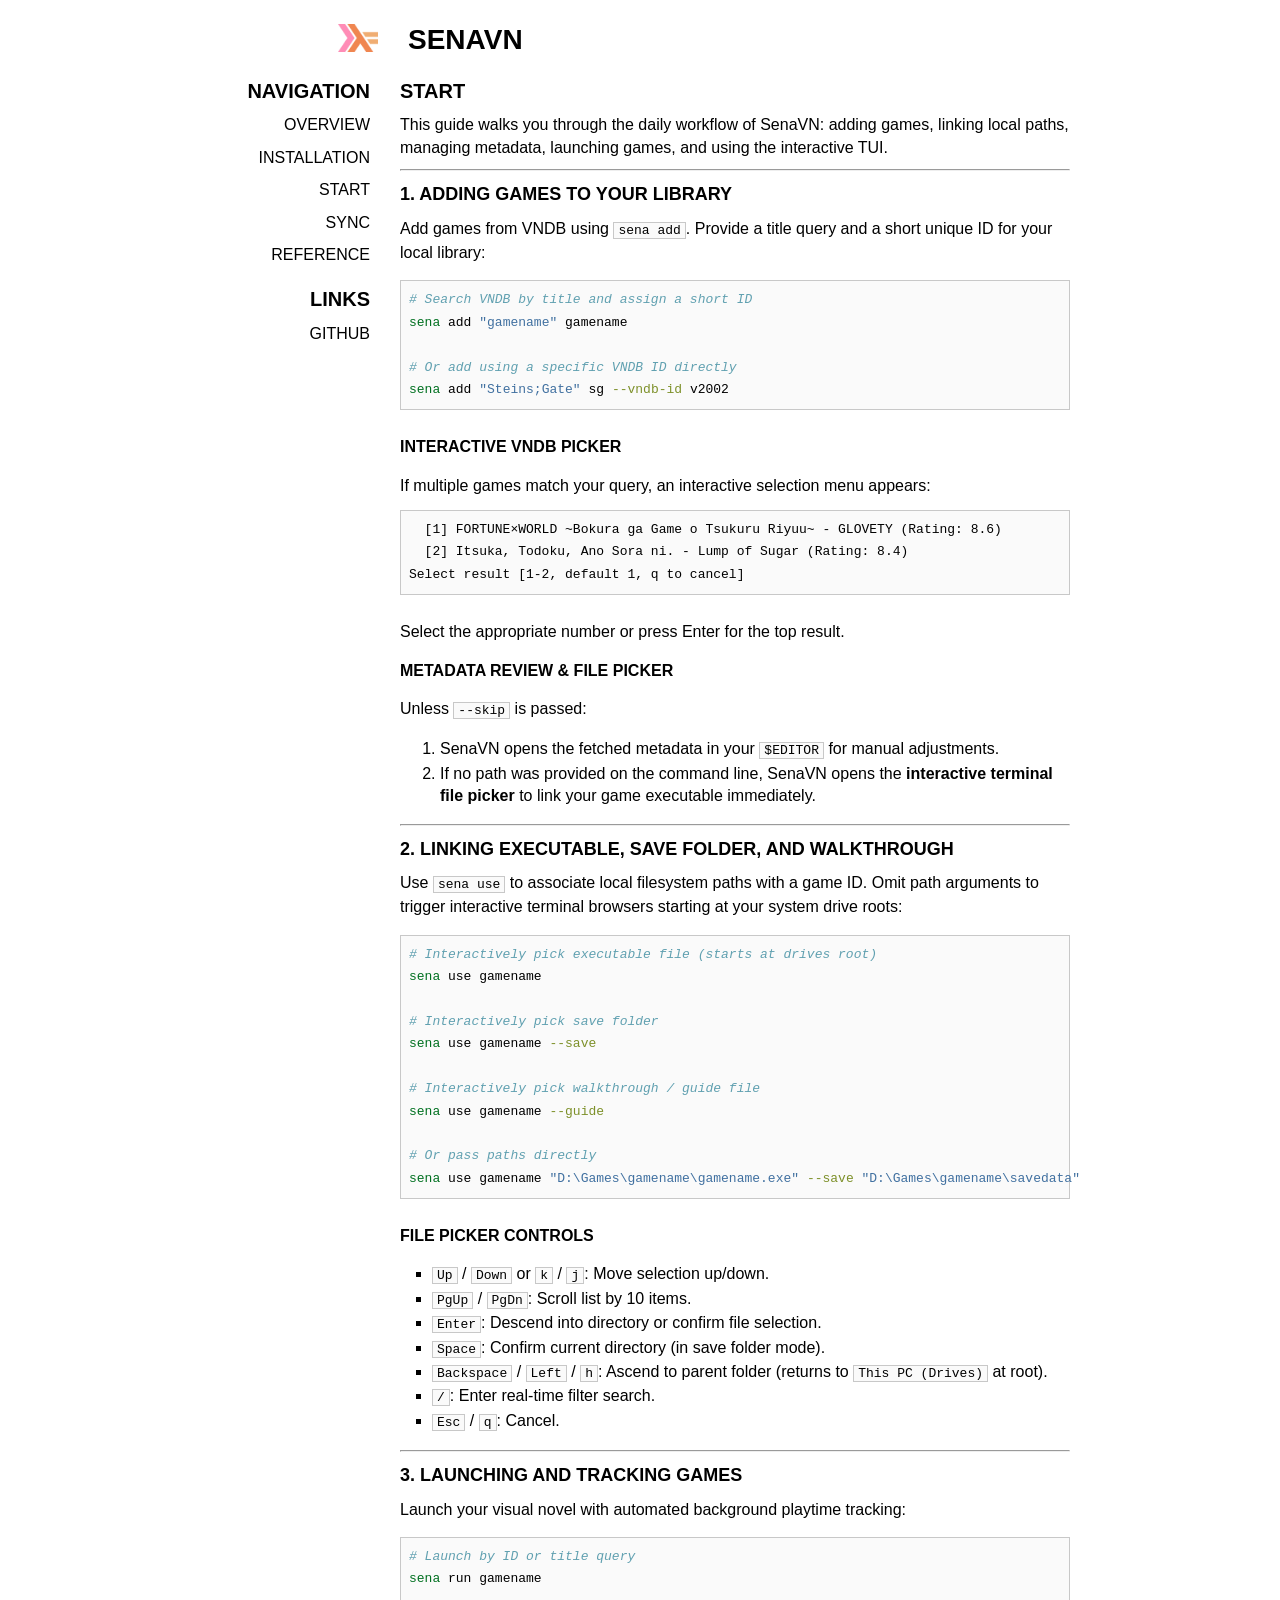
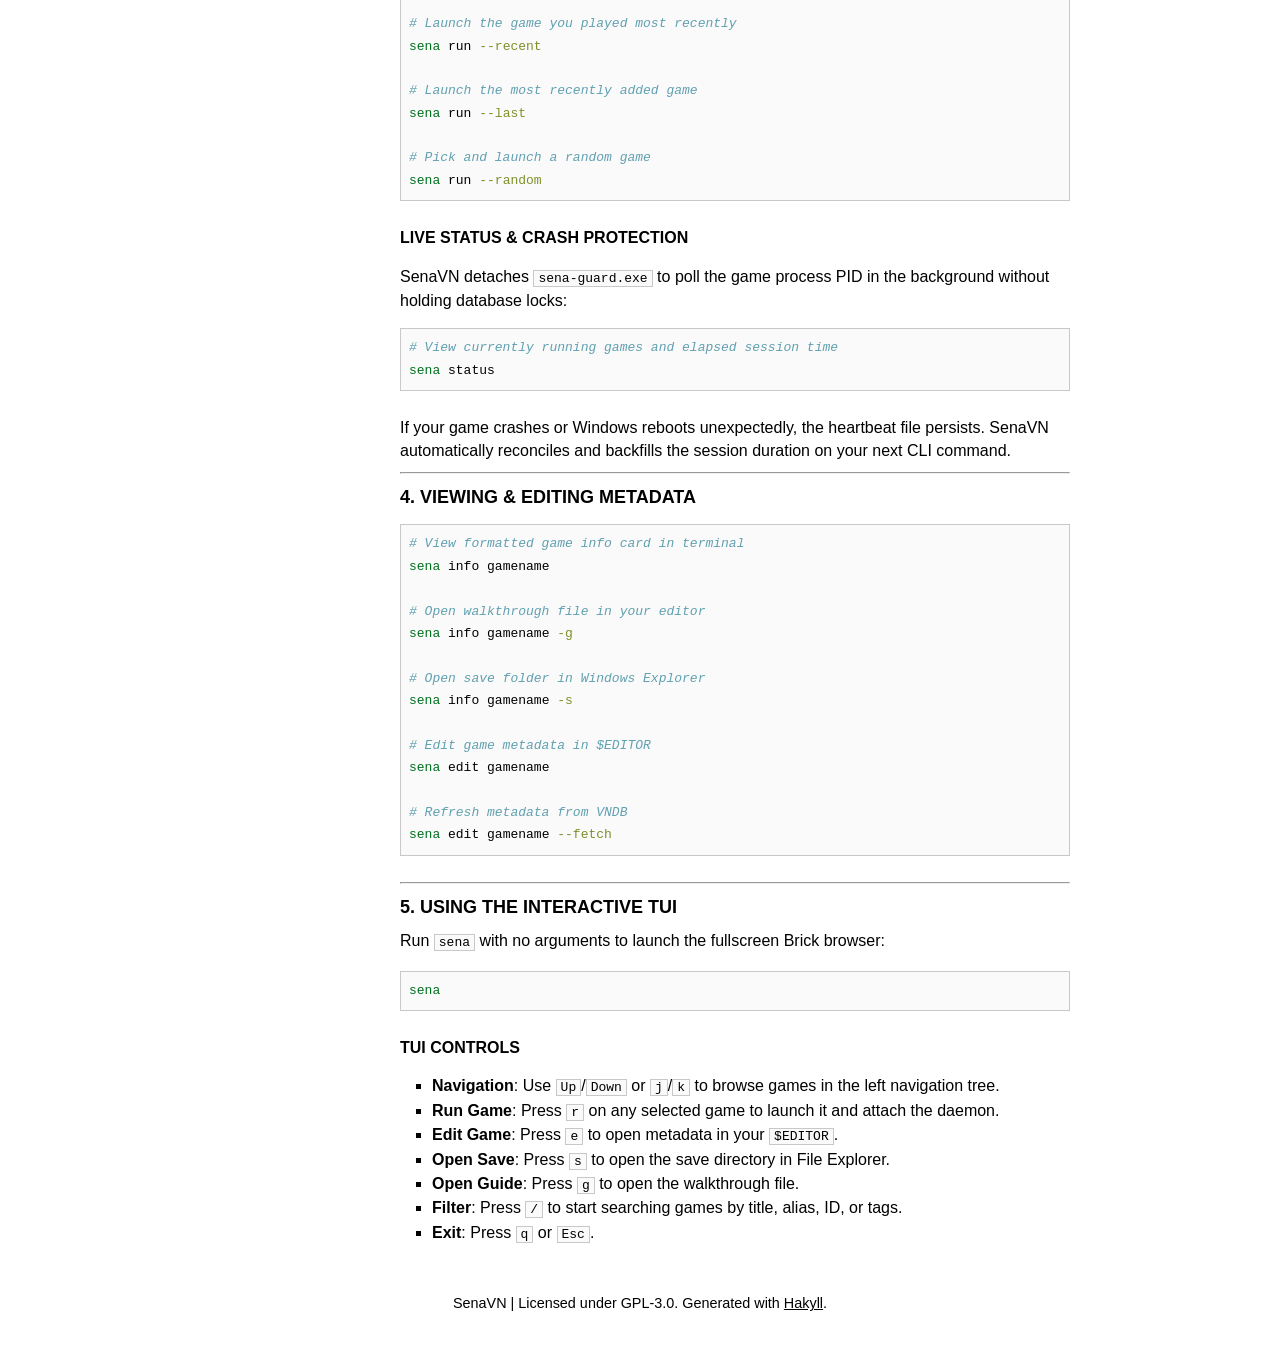
<file: start.html>
<!DOCTYPE html>
<html lang="en">

<head>
  <meta http-equiv="Content-Type" content="text/html; charset=UTF-8" />
  <title>SenaVN - Start</title>
  <link rel="icon" type="image/png" href="./images/senavn-logo.png" />
  <link rel="stylesheet" type="text/css" href="./css/default.css" />
  <link rel="stylesheet" type="text/css" href="./css/syntax.css" />
  <meta name="keywords" content="senavn,visual novel,galkeeper,vndb,tracker,terminal,haskell,rust,brick" />
  <meta name="description" content="SenaVN - Terminal Visual Novel library manager, gameplay tracker, and cloud synchronizer." />
  <meta name="viewport" content="width=device-width, initial-scale=1" />
</head>

<body>
  <div id="main">
    <div id="header">
      <a href="./">
        <img src="./images/senavn-logo.png" alt="lambda" width="40" />
        SenaVN
      </a>
    </div>
    <div id="sidebar">
      <h1>Navigation</h1>
      <a href="./index.html">Overview</a>
      <a href="./install.html">Installation</a>
      <a href="./start.html">Start</a>
      <a href="./sync.html">Sync</a>
      <a href="./reference.html">Reference</a>

      <h1>Links</h1>
      <a href="https://github.com/biyuehu/vn-cli" target="_blank">GitHub</a>
    </div>

    <div id="content">
      <h1 id="start">Start</h1>
<p>This guide walks you through the daily workflow of SenaVN: adding games, linking local paths, managing metadata, launching games, and using the interactive TUI.</p>
<hr />
<h2 id="adding-games-to-your-library">1. Adding Games to Your Library</h2>
<p>Add games from VNDB using <code>sena add</code>. Provide a title query and a short unique ID for your local library:</p>
<div class="sourceCode" id="cb1"><pre class="sourceCode sh"><code class="sourceCode bash"><span id="cb1-1"><a href="#cb1-1" aria-hidden="true" tabindex="-1"></a><span class="co"># Search VNDB by title and assign a short ID</span></span>
<span id="cb1-2"><a href="#cb1-2" aria-hidden="true" tabindex="-1"></a><span class="ex">sena</span> add <span class="st">&quot;gamename&quot;</span> gamename</span>
<span id="cb1-3"><a href="#cb1-3" aria-hidden="true" tabindex="-1"></a></span>
<span id="cb1-4"><a href="#cb1-4" aria-hidden="true" tabindex="-1"></a><span class="co"># Or add using a specific VNDB ID directly</span></span>
<span id="cb1-5"><a href="#cb1-5" aria-hidden="true" tabindex="-1"></a><span class="ex">sena</span> add <span class="st">&quot;Steins;Gate&quot;</span> sg <span class="at">--vndb-id</span> v2002</span></code></pre></div>
<h3 id="interactive-vndb-picker">Interactive VNDB Picker</h3>
<p>If multiple games match your query, an interactive selection menu appears:</p>
<pre class="text"><code>  [1] FORTUNE×WORLD ~Bokura ga Game o Tsukuru Riyuu~ - GLOVETY (Rating: 8.6)
  [2] Itsuka, Todoku, Ano Sora ni. - Lump of Sugar (Rating: 8.4)
Select result [1-2, default 1, q to cancel]</code></pre>
<p>Select the appropriate number or press Enter for the top result.</p>
<h3 id="metadata-review-file-picker">Metadata Review &amp; File Picker</h3>
<p>Unless <code>--skip</code> is passed:</p>
<ol type="1">
<li>SenaVN opens the fetched metadata in your <code>$EDITOR</code> for manual adjustments.</li>
<li>If no path was provided on the command line, SenaVN opens the <strong>interactive terminal file picker</strong> to link your game executable immediately.</li>
</ol>
<hr />
<h2 id="linking-executable-save-folder-and-walkthrough">2. Linking Executable, Save Folder, and Walkthrough</h2>
<p>Use <code>sena use</code> to associate local filesystem paths with a game ID. Omit path arguments to trigger interactive terminal browsers starting at your system drive roots:</p>
<div class="sourceCode" id="cb3"><pre class="sourceCode sh"><code class="sourceCode bash"><span id="cb3-1"><a href="#cb3-1" aria-hidden="true" tabindex="-1"></a><span class="co"># Interactively pick executable file (starts at drives root)</span></span>
<span id="cb3-2"><a href="#cb3-2" aria-hidden="true" tabindex="-1"></a><span class="ex">sena</span> use gamename</span>
<span id="cb3-3"><a href="#cb3-3" aria-hidden="true" tabindex="-1"></a></span>
<span id="cb3-4"><a href="#cb3-4" aria-hidden="true" tabindex="-1"></a><span class="co"># Interactively pick save folder</span></span>
<span id="cb3-5"><a href="#cb3-5" aria-hidden="true" tabindex="-1"></a><span class="ex">sena</span> use gamename <span class="at">--save</span></span>
<span id="cb3-6"><a href="#cb3-6" aria-hidden="true" tabindex="-1"></a></span>
<span id="cb3-7"><a href="#cb3-7" aria-hidden="true" tabindex="-1"></a><span class="co"># Interactively pick walkthrough / guide file</span></span>
<span id="cb3-8"><a href="#cb3-8" aria-hidden="true" tabindex="-1"></a><span class="ex">sena</span> use gamename <span class="at">--guide</span></span>
<span id="cb3-9"><a href="#cb3-9" aria-hidden="true" tabindex="-1"></a></span>
<span id="cb3-10"><a href="#cb3-10" aria-hidden="true" tabindex="-1"></a><span class="co"># Or pass paths directly</span></span>
<span id="cb3-11"><a href="#cb3-11" aria-hidden="true" tabindex="-1"></a><span class="ex">sena</span> use gamename <span class="st">&quot;D:\Games\gamename\gamename.exe&quot;</span> <span class="at">--save</span> <span class="st">&quot;D:\Games\gamename\savedata&quot;</span></span></code></pre></div>
<h3 id="file-picker-controls">File Picker Controls</h3>
<ul>
<li><code>Up</code> / <code>Down</code> or <code>k</code> / <code>j</code>: Move selection up/down.</li>
<li><code>PgUp</code> / <code>PgDn</code>: Scroll list by 10 items.</li>
<li><code>Enter</code>: Descend into directory or confirm file selection.</li>
<li><code>Space</code>: Confirm current directory (in save folder mode).</li>
<li><code>Backspace</code> / <code>Left</code> / <code>h</code>: Ascend to parent folder (returns to <code>This PC (Drives)</code> at root).</li>
<li><code>/</code>: Enter real-time filter search.</li>
<li><code>Esc</code> / <code>q</code>: Cancel.</li>
</ul>
<hr />
<h2 id="launching-and-tracking-games">3. Launching and Tracking Games</h2>
<p>Launch your visual novel with automated background playtime tracking:</p>
<div class="sourceCode" id="cb4"><pre class="sourceCode sh"><code class="sourceCode bash"><span id="cb4-1"><a href="#cb4-1" aria-hidden="true" tabindex="-1"></a><span class="co"># Launch by ID or title query</span></span>
<span id="cb4-2"><a href="#cb4-2" aria-hidden="true" tabindex="-1"></a><span class="ex">sena</span> run gamename</span>
<span id="cb4-3"><a href="#cb4-3" aria-hidden="true" tabindex="-1"></a></span>
<span id="cb4-4"><a href="#cb4-4" aria-hidden="true" tabindex="-1"></a><span class="co"># Launch the game you played most recently</span></span>
<span id="cb4-5"><a href="#cb4-5" aria-hidden="true" tabindex="-1"></a><span class="ex">sena</span> run <span class="at">--recent</span></span>
<span id="cb4-6"><a href="#cb4-6" aria-hidden="true" tabindex="-1"></a></span>
<span id="cb4-7"><a href="#cb4-7" aria-hidden="true" tabindex="-1"></a><span class="co"># Launch the most recently added game</span></span>
<span id="cb4-8"><a href="#cb4-8" aria-hidden="true" tabindex="-1"></a><span class="ex">sena</span> run <span class="at">--last</span></span>
<span id="cb4-9"><a href="#cb4-9" aria-hidden="true" tabindex="-1"></a></span>
<span id="cb4-10"><a href="#cb4-10" aria-hidden="true" tabindex="-1"></a><span class="co"># Pick and launch a random game</span></span>
<span id="cb4-11"><a href="#cb4-11" aria-hidden="true" tabindex="-1"></a><span class="ex">sena</span> run <span class="at">--random</span></span></code></pre></div>
<h3 id="live-status-crash-protection">Live Status &amp; Crash Protection</h3>
<p>SenaVN detaches <code>sena-guard.exe</code> to poll the game process PID in the background without holding database locks:</p>
<div class="sourceCode" id="cb5"><pre class="sourceCode sh"><code class="sourceCode bash"><span id="cb5-1"><a href="#cb5-1" aria-hidden="true" tabindex="-1"></a><span class="co"># View currently running games and elapsed session time</span></span>
<span id="cb5-2"><a href="#cb5-2" aria-hidden="true" tabindex="-1"></a><span class="ex">sena</span> status</span></code></pre></div>
<p>If your game crashes or Windows reboots unexpectedly, the heartbeat file persists. SenaVN automatically reconciles and backfills the session duration on your next CLI command.</p>
<hr />
<h2 id="viewing-editing-metadata">4. Viewing &amp; Editing Metadata</h2>
<div class="sourceCode" id="cb6"><pre class="sourceCode sh"><code class="sourceCode bash"><span id="cb6-1"><a href="#cb6-1" aria-hidden="true" tabindex="-1"></a><span class="co"># View formatted game info card in terminal</span></span>
<span id="cb6-2"><a href="#cb6-2" aria-hidden="true" tabindex="-1"></a><span class="ex">sena</span> info gamename</span>
<span id="cb6-3"><a href="#cb6-3" aria-hidden="true" tabindex="-1"></a></span>
<span id="cb6-4"><a href="#cb6-4" aria-hidden="true" tabindex="-1"></a><span class="co"># Open walkthrough file in your editor</span></span>
<span id="cb6-5"><a href="#cb6-5" aria-hidden="true" tabindex="-1"></a><span class="ex">sena</span> info gamename <span class="at">-g</span></span>
<span id="cb6-6"><a href="#cb6-6" aria-hidden="true" tabindex="-1"></a></span>
<span id="cb6-7"><a href="#cb6-7" aria-hidden="true" tabindex="-1"></a><span class="co"># Open save folder in Windows Explorer</span></span>
<span id="cb6-8"><a href="#cb6-8" aria-hidden="true" tabindex="-1"></a><span class="ex">sena</span> info gamename <span class="at">-s</span></span>
<span id="cb6-9"><a href="#cb6-9" aria-hidden="true" tabindex="-1"></a></span>
<span id="cb6-10"><a href="#cb6-10" aria-hidden="true" tabindex="-1"></a><span class="co"># Edit game metadata in $EDITOR</span></span>
<span id="cb6-11"><a href="#cb6-11" aria-hidden="true" tabindex="-1"></a><span class="ex">sena</span> edit gamename</span>
<span id="cb6-12"><a href="#cb6-12" aria-hidden="true" tabindex="-1"></a></span>
<span id="cb6-13"><a href="#cb6-13" aria-hidden="true" tabindex="-1"></a><span class="co"># Refresh metadata from VNDB</span></span>
<span id="cb6-14"><a href="#cb6-14" aria-hidden="true" tabindex="-1"></a><span class="ex">sena</span> edit gamename <span class="at">--fetch</span></span></code></pre></div>
<hr />
<h2 id="using-the-interactive-tui">5. Using the Interactive TUI</h2>
<p>Run <code>sena</code> with no arguments to launch the fullscreen Brick browser:</p>
<div class="sourceCode" id="cb7"><pre class="sourceCode sh"><code class="sourceCode bash"><span id="cb7-1"><a href="#cb7-1" aria-hidden="true" tabindex="-1"></a><span class="ex">sena</span></span></code></pre></div>
<h3 id="tui-controls">TUI Controls</h3>
<ul>
<li><strong>Navigation</strong>: Use <code>Up</code>/<code>Down</code> or <code>j</code>/<code>k</code> to browse games in the left navigation tree.</li>
<li><strong>Run Game</strong>: Press <code>r</code> on any selected game to launch it and attach the daemon.</li>
<li><strong>Edit Game</strong>: Press <code>e</code> to open metadata in your <code>$EDITOR</code>.</li>
<li><strong>Open Save</strong>: Press <code>s</code> to open the save directory in File Explorer.</li>
<li><strong>Open Guide</strong>: Press <code>g</code> to open the walkthrough file.</li>
<li><strong>Filter</strong>: Press <code>/</code> to start searching games by title, alias, ID, or tags.</li>
<li><strong>Exit</strong>: Press <code>q</code> or <code>Esc</code>.</li>
</ul>
    </div>

    <div id="footer">
      SenaVN | Licensed under GPL-3.0. Generated with <a href="http://github.com/jaspervdj/hakyll">Hakyll</a>.
    </div>
  </div>

</body>

</html>
</file>
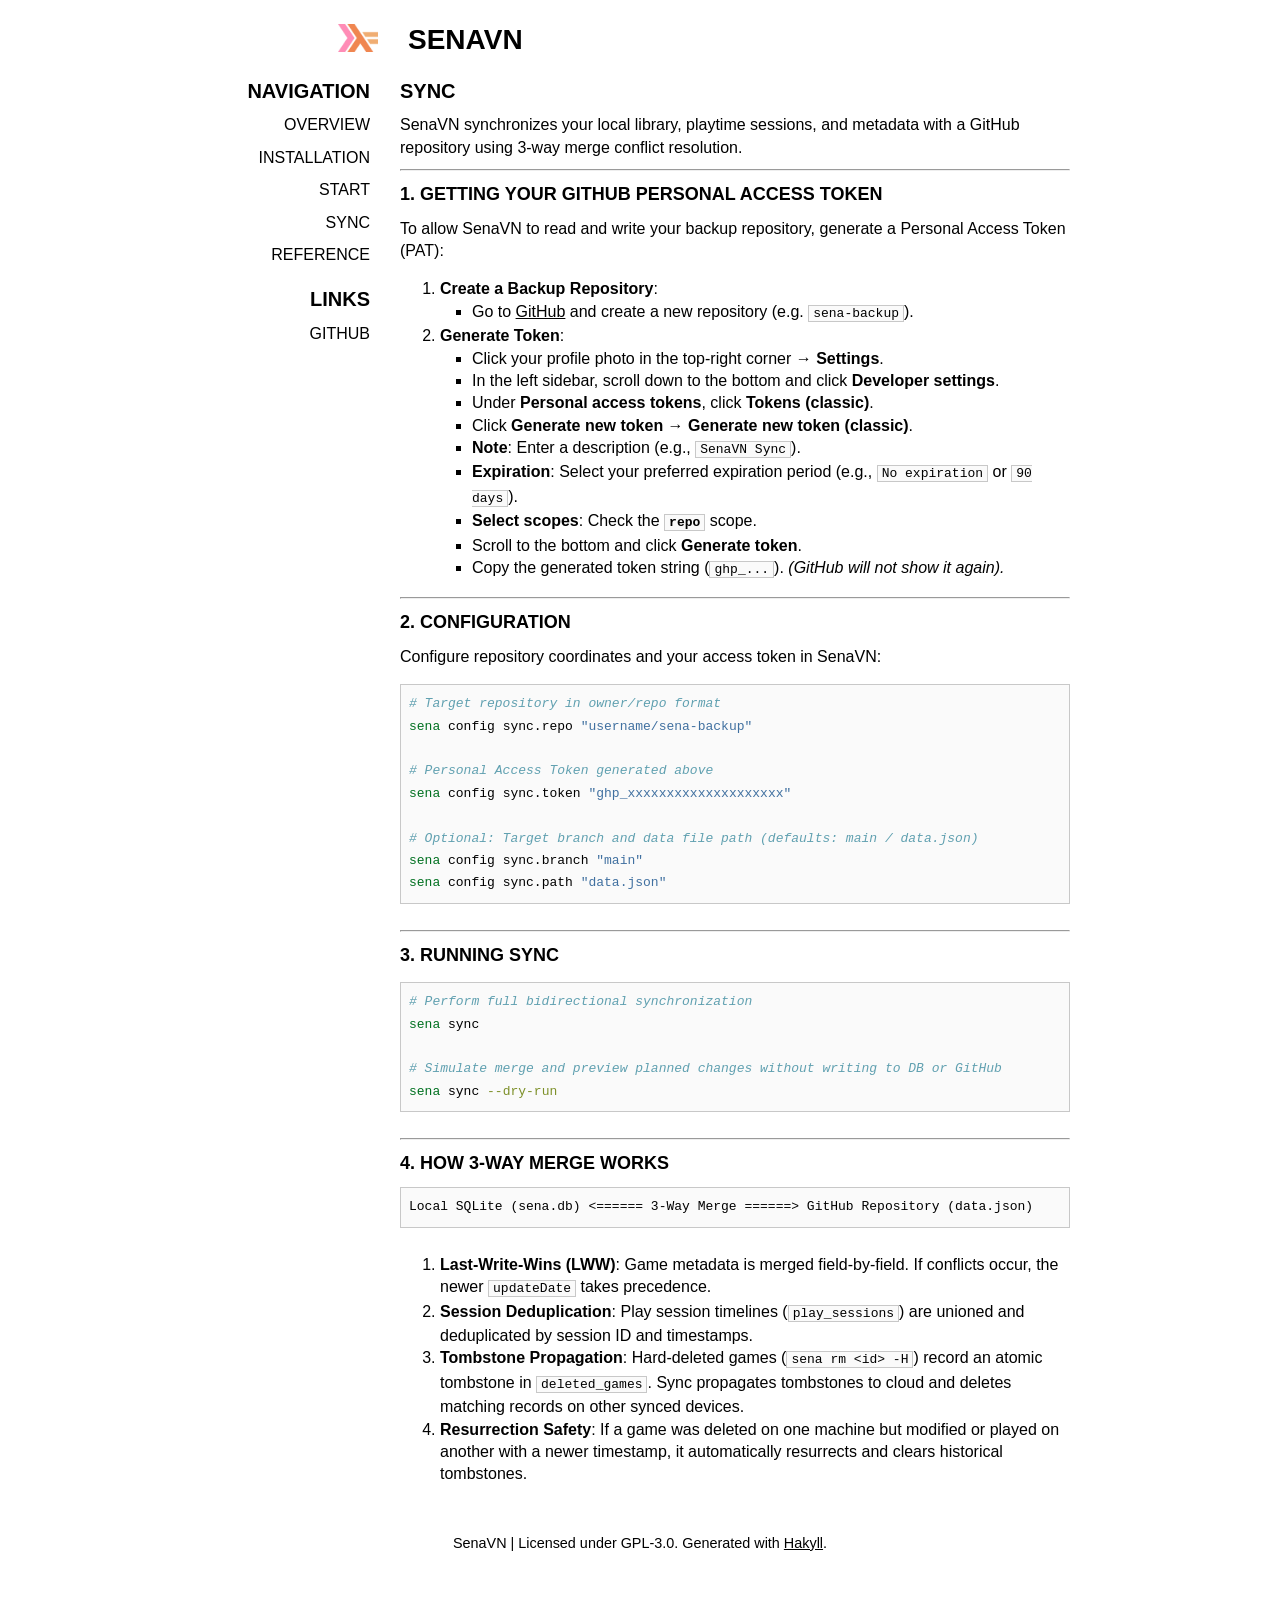
<file: sync.html>
<!DOCTYPE html>
<html lang="en">

<head>
  <meta http-equiv="Content-Type" content="text/html; charset=UTF-8" />
  <title>SenaVN - Sync</title>
  <link rel="icon" type="image/png" href="./images/senavn-logo.png" />
  <link rel="stylesheet" type="text/css" href="./css/default.css" />
  <link rel="stylesheet" type="text/css" href="./css/syntax.css" />
  <meta name="keywords" content="senavn,visual novel,galkeeper,vndb,tracker,terminal,haskell,rust,brick" />
  <meta name="description" content="SenaVN - Terminal Visual Novel library manager, gameplay tracker, and cloud synchronizer." />
  <meta name="viewport" content="width=device-width, initial-scale=1" />
</head>

<body>
  <div id="main">
    <div id="header">
      <a href="./">
        <img src="./images/senavn-logo.png" alt="lambda" width="40" />
        SenaVN
      </a>
    </div>
    <div id="sidebar">
      <h1>Navigation</h1>
      <a href="./index.html">Overview</a>
      <a href="./install.html">Installation</a>
      <a href="./start.html">Start</a>
      <a href="./sync.html">Sync</a>
      <a href="./reference.html">Reference</a>

      <h1>Links</h1>
      <a href="https://github.com/biyuehu/vn-cli" target="_blank">GitHub</a>
    </div>

    <div id="content">
      <h1 id="sync">Sync</h1>
<p>SenaVN synchronizes your local library, playtime sessions, and metadata with a GitHub repository using 3-way merge conflict resolution.</p>
<hr />
<h2 id="getting-your-github-personal-access-token">1. Getting Your GitHub Personal Access Token</h2>
<p>To allow SenaVN to read and write your backup repository, generate a Personal Access Token (PAT):</p>
<ol type="1">
<li><strong>Create a Backup Repository</strong>:
<ul>
<li>Go to <a href="https://github.com/">GitHub</a> and create a new repository (e.g. <code>sena-backup</code>).</li>
</ul></li>
<li><strong>Generate Token</strong>:
<ul>
<li>Click your profile photo in the top-right corner <span class="math inline">→</span> <strong>Settings</strong>.</li>
<li>In the left sidebar, scroll down to the bottom and click <strong>Developer settings</strong>.</li>
<li>Under <strong>Personal access tokens</strong>, click <strong>Tokens (classic)</strong>.</li>
<li>Click <strong>Generate new token</strong> <span class="math inline">→</span> <strong>Generate new token (classic)</strong>.</li>
<li><strong>Note</strong>: Enter a description (e.g., <code>SenaVN Sync</code>).</li>
<li><strong>Expiration</strong>: Select your preferred expiration period (e.g., <code>No expiration</code> or <code>90 days</code>).</li>
<li><strong>Select scopes</strong>: Check the <strong><code>repo</code></strong> scope.</li>
<li>Scroll to the bottom and click <strong>Generate token</strong>.</li>
<li>Copy the generated token string (<code>ghp_...</code>). <em>(GitHub will not show it again).</em></li>
</ul></li>
</ol>
<hr />
<h2 id="configuration">2. Configuration</h2>
<p>Configure repository coordinates and your access token in SenaVN:</p>
<div class="sourceCode" id="cb1"><pre class="sourceCode sh"><code class="sourceCode bash"><span id="cb1-1"><a href="#cb1-1" aria-hidden="true" tabindex="-1"></a><span class="co"># Target repository in owner/repo format</span></span>
<span id="cb1-2"><a href="#cb1-2" aria-hidden="true" tabindex="-1"></a><span class="ex">sena</span> config sync.repo <span class="st">&quot;username/sena-backup&quot;</span></span>
<span id="cb1-3"><a href="#cb1-3" aria-hidden="true" tabindex="-1"></a></span>
<span id="cb1-4"><a href="#cb1-4" aria-hidden="true" tabindex="-1"></a><span class="co"># Personal Access Token generated above</span></span>
<span id="cb1-5"><a href="#cb1-5" aria-hidden="true" tabindex="-1"></a><span class="ex">sena</span> config sync.token <span class="st">&quot;ghp_xxxxxxxxxxxxxxxxxxxx&quot;</span></span>
<span id="cb1-6"><a href="#cb1-6" aria-hidden="true" tabindex="-1"></a></span>
<span id="cb1-7"><a href="#cb1-7" aria-hidden="true" tabindex="-1"></a><span class="co"># Optional: Target branch and data file path (defaults: main / data.json)</span></span>
<span id="cb1-8"><a href="#cb1-8" aria-hidden="true" tabindex="-1"></a><span class="ex">sena</span> config sync.branch <span class="st">&quot;main&quot;</span></span>
<span id="cb1-9"><a href="#cb1-9" aria-hidden="true" tabindex="-1"></a><span class="ex">sena</span> config sync.path <span class="st">&quot;data.json&quot;</span></span></code></pre></div>
<hr />
<h2 id="running-sync">3. Running Sync</h2>
<div class="sourceCode" id="cb2"><pre class="sourceCode sh"><code class="sourceCode bash"><span id="cb2-1"><a href="#cb2-1" aria-hidden="true" tabindex="-1"></a><span class="co"># Perform full bidirectional synchronization</span></span>
<span id="cb2-2"><a href="#cb2-2" aria-hidden="true" tabindex="-1"></a><span class="ex">sena</span> sync</span>
<span id="cb2-3"><a href="#cb2-3" aria-hidden="true" tabindex="-1"></a></span>
<span id="cb2-4"><a href="#cb2-4" aria-hidden="true" tabindex="-1"></a><span class="co"># Simulate merge and preview planned changes without writing to DB or GitHub</span></span>
<span id="cb2-5"><a href="#cb2-5" aria-hidden="true" tabindex="-1"></a><span class="ex">sena</span> sync <span class="at">--dry-run</span></span></code></pre></div>
<hr />
<h2 id="how-3-way-merge-works">4. How 3-Way Merge Works</h2>
<pre class="text"><code>Local SQLite (sena.db) &lt;====== 3-Way Merge ======&gt; GitHub Repository (data.json)</code></pre>
<ol type="1">
<li><strong>Last-Write-Wins (LWW)</strong>: Game metadata is merged field-by-field. If conflicts occur, the newer <code>updateDate</code> takes precedence.</li>
<li><strong>Session Deduplication</strong>: Play session timelines (<code>play_sessions</code>) are unioned and deduplicated by session ID and timestamps.</li>
<li><strong>Tombstone Propagation</strong>: Hard-deleted games (<code>sena rm &lt;id&gt; -H</code>) record an atomic tombstone in <code>deleted_games</code>. Sync propagates tombstones to cloud and deletes matching records on other synced devices.</li>
<li><strong>Resurrection Safety</strong>: If a game was deleted on one machine but modified or played on another with a newer timestamp, it automatically resurrects and clears historical tombstones.</li>
</ol>
    </div>

    <div id="footer">
      SenaVN | Licensed under GPL-3.0. Generated with <a href="http://github.com/jaspervdj/hakyll">Hakyll</a>.
    </div>
  </div>

</body>

</html>
</file>
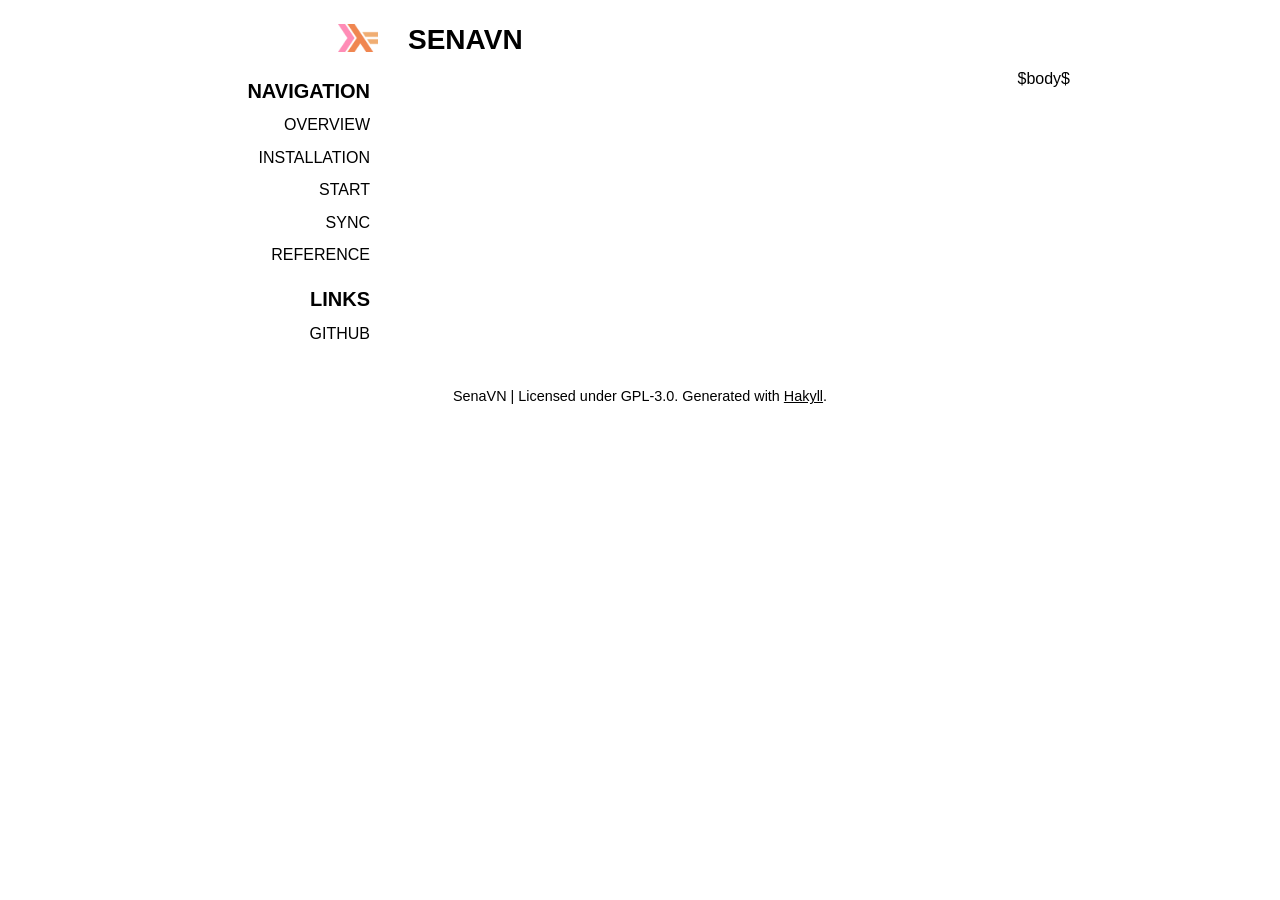
<file: docs/templates/default.html>
<!DOCTYPE html>
<html lang="en">

<head>
  <meta http-equiv="Content-Type" content="text/html; charset=UTF-8" />
  <title>SenaVN - $title$</title>
  <link rel="icon" type="image/png" href="/images/senavn-logo.png" />
  <link rel="stylesheet" type="text/css" href="/css/default.css" />
  <link rel="stylesheet" type="text/css" href="/css/syntax.css" />
  <meta name="keywords" content="senavn,visual novel,galkeeper,vndb,tracker,terminal,haskell,rust,brick" />
  <meta name="description"
    content="SenaVN - Terminal Visual Novel library manager, gameplay tracker, and cloud synchronizer." />
  <meta name="viewport" content="width=device-width, initial-scale=1" />
</head>

<body>
  <div id="main">
    <div id="header">
      <a href="/">
        <img src="/images/senavn-logo.png" alt="lambda" width="40" />
        SenaVN
      </a>
    </div>
    <div id="sidebar">
      <h1>Navigation</h1>
      <a href="/index.html">Overview</a>
      <a href="/install.html">Installation</a>
      <a href="/start.html">Start</a>
      <a href="/sync.html">Sync</a>
      <a href="/reference.html">Reference</a>

      <h1>Links</h1>
      <a href="https://github.com/biyuehu/vn-cli" target="_blank">GitHub</a>
    </div>

    <div id="content">
      $body$
    </div>

    <div id="footer">
      SenaVN | Licensed under GPL-3.0. Generated with <a href="http://github.com/jaspervdj/hakyll">Hakyll</a>.
    </div>
  </div>

</body>

</html>
</file>
<file: css/default.css>
html{background-color:white;color:black;font-family:sans-serif;line-height:140%;margin:0px;padding:0px}body{padding:0px 0px 60px 0px;margin:0px}div#header{font-size:28px;font-weight:bold;height:32px;line-height:32px;margin:24px 0px 12px 128px;text-transform:uppercase}div#header img{float:left;margin:0px 30px 0px 0px}div#header a{text-decoration:none}div#main{margin:0px auto 0px auto;max-width:860px}div#sidebar{margin-right:30px;width:160px;float:left}div#sidebar h1{clear:both;float:right}div#sidebar a{clear:both;display:block;float:right;margin-bottom:10px;text-decoration:none;text-transform:uppercase}div#sidebar img{margin:0px}div#content{max-width:670px;float:right}div#footer{padding-top:30px;clear:both;font-size:90%;text-align:center}p{padding:0px;margin:10px 0px 10px 0px}a{color:black}h1{font-size:20px;margin:12px 0px 12px 0px}h2{font-size:18px;margin:12px 0px 12px 0px}h3{font-size:16px}h1,h2,h3{text-transform:uppercase;font-weight:bold}h1 a,h2 a,h3 a{text-decoration:none}img{border:none;display:block;margin:6px auto 30px auto;max-width:100%}ul{list-style-type:square;padding-left:1em;margin-left:1em}code{background-color:rgb(250,250,250);border:1px solid rgb(200,200,200);padding-left:4px;padding-right:4px}pre code{display:block;padding:8px;margin-bottom:2em}p.caption{display:none}@media all and (max-width:900px){body{padding:0 1em 0 1em}div#header{margin:24px 0px 24px 0px}div#main{max-width:100%}div#sidebar{margin-right:0;width:100%;float:none;margin-bottom:1em;font-size:75%;opacity:50%}div#sidebar h1{float:none}div#sidebar a{display:inline;float:none;margin-bottom:initial;padding-right:2em}div#sidebar img{display:none}div#content{max-width:100%;float:none}}
</file>
<file: css/syntax.css>
div.sourceCode{margin:1em 0}pre.sourceCode{margin:0;padding:0}pre.numberSource a.sourceLine{position:relative;left:-4em}pre.numberSource a.sourceLine::before{content:attr(title);position:relative;left:-1em;text-align:right;vertical-align:baseline;border:none;display:inline-block;-webkit-touch-callout:none;-webkit-user-select:none;-khtml-user-select:none;-moz-user-select:none;-ms-user-select:none;user-select:none;padding:0 4px;width:4em;color:#aaaaaa}pre.numberSource{margin-left:3em;border-left:1px solid #aaaaaa;padding-left:4px}code span.al{color:#ff0000;font-weight:bold}code span.an{color:#60a0b0;font-weight:bold;font-style:italic}code span.at{color:#7d9029}code span.bn{color:#40a070}code span.bu{color:#008000}code span.cf{color:#007020;font-weight:bold}code span.ch{color:#4070a0}code span.cn{color:#880000}code span.co{color:#60a0b0;font-style:italic}code span.cv{color:#60a0b0;font-weight:bold;font-style:italic}code span.do{color:#ba2121;font-style:italic}code span.dt{color:#902000}code span.dv{color:#40a070}code span.er{color:#ff0000;font-weight:bold}code span.ex{color:#007020}code span.fl{color:#40a070}code span.fu{color:#06287e}code span.im{color:#008000;font-weight:bold}code span.in{color:#60a0b0;font-weight:bold;font-style:italic}code span.kw{color:#007020;font-weight:bold}code span.op{color:#666666}code span.ot{color:#007020}code span.pp{color:#bc7a00}code span.sc{color:#4070a0}code span.ss{color:#bb6688}code span.st{color:#4070a0}code span.va{color:#19177c}code span.vs{color:#4070a0}code span.wa{color:#60a0b0;font-weight:bold;font-style:italic}
</file>
